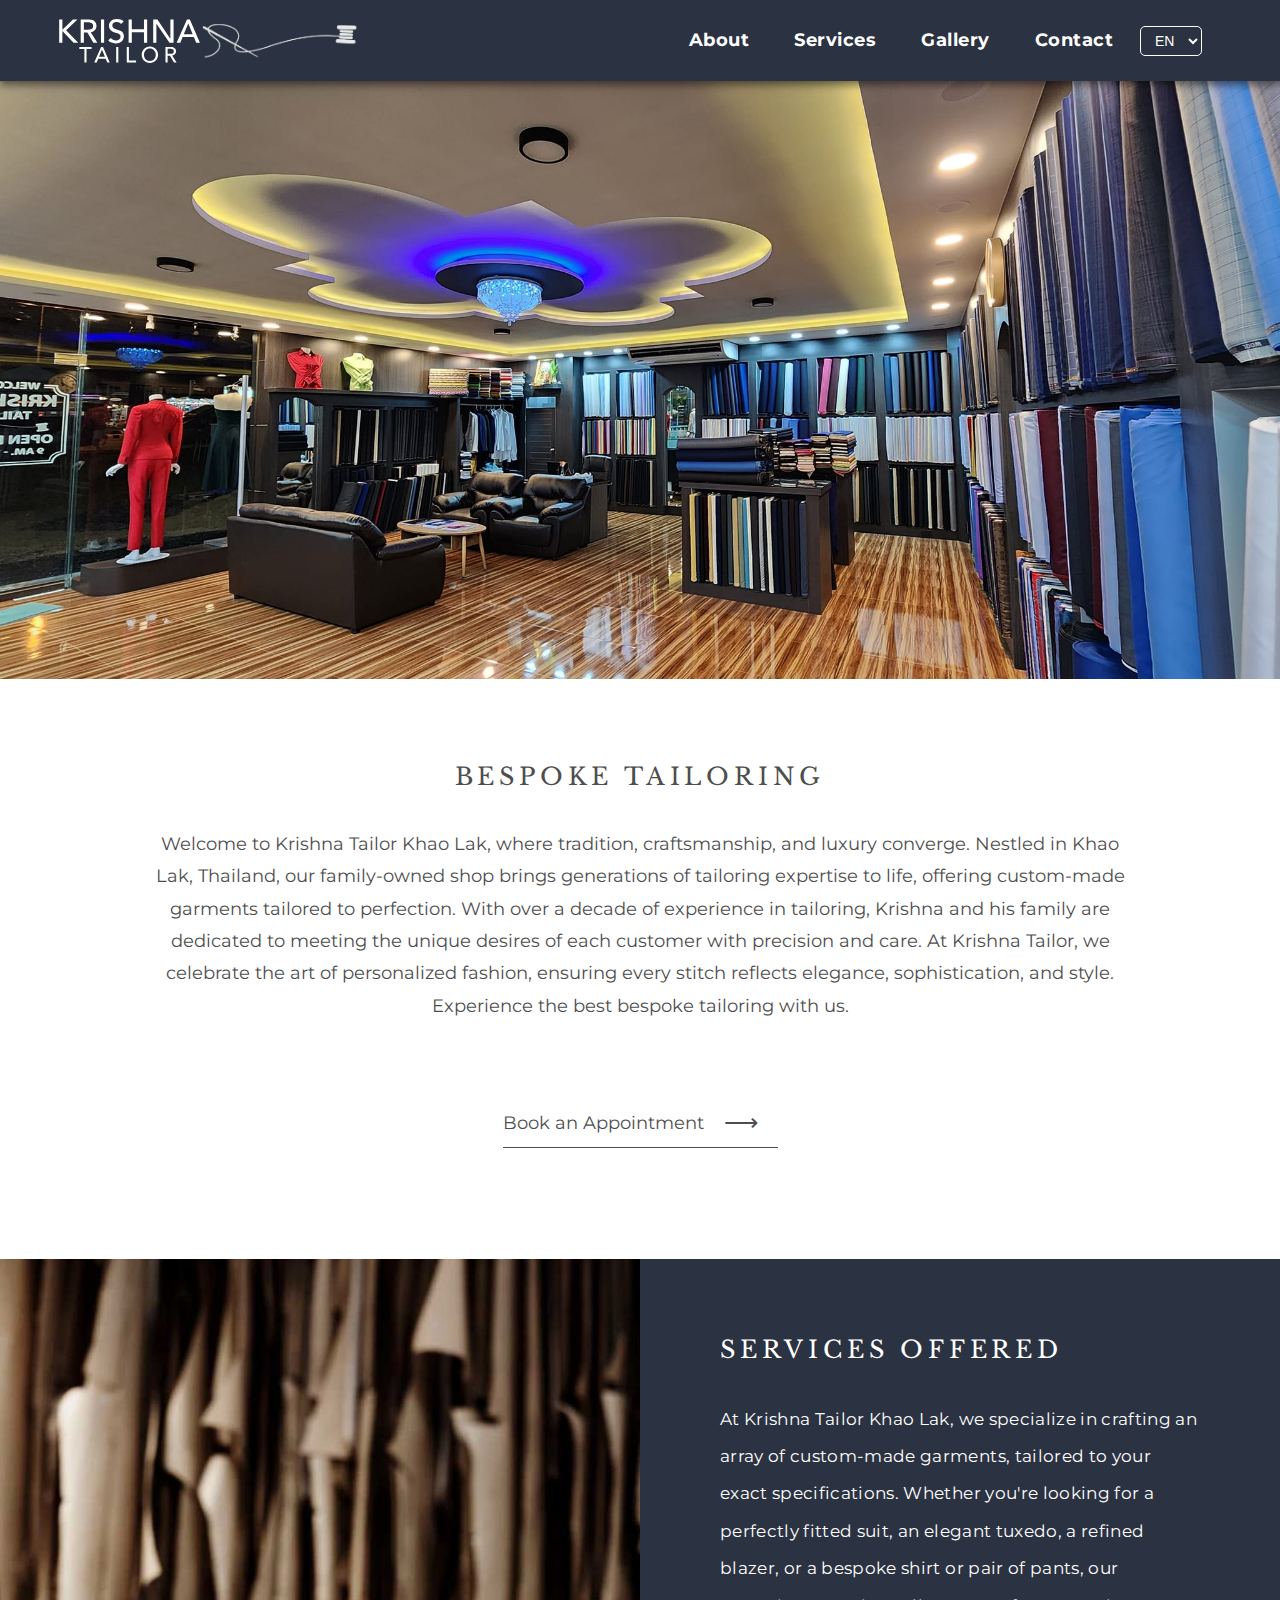
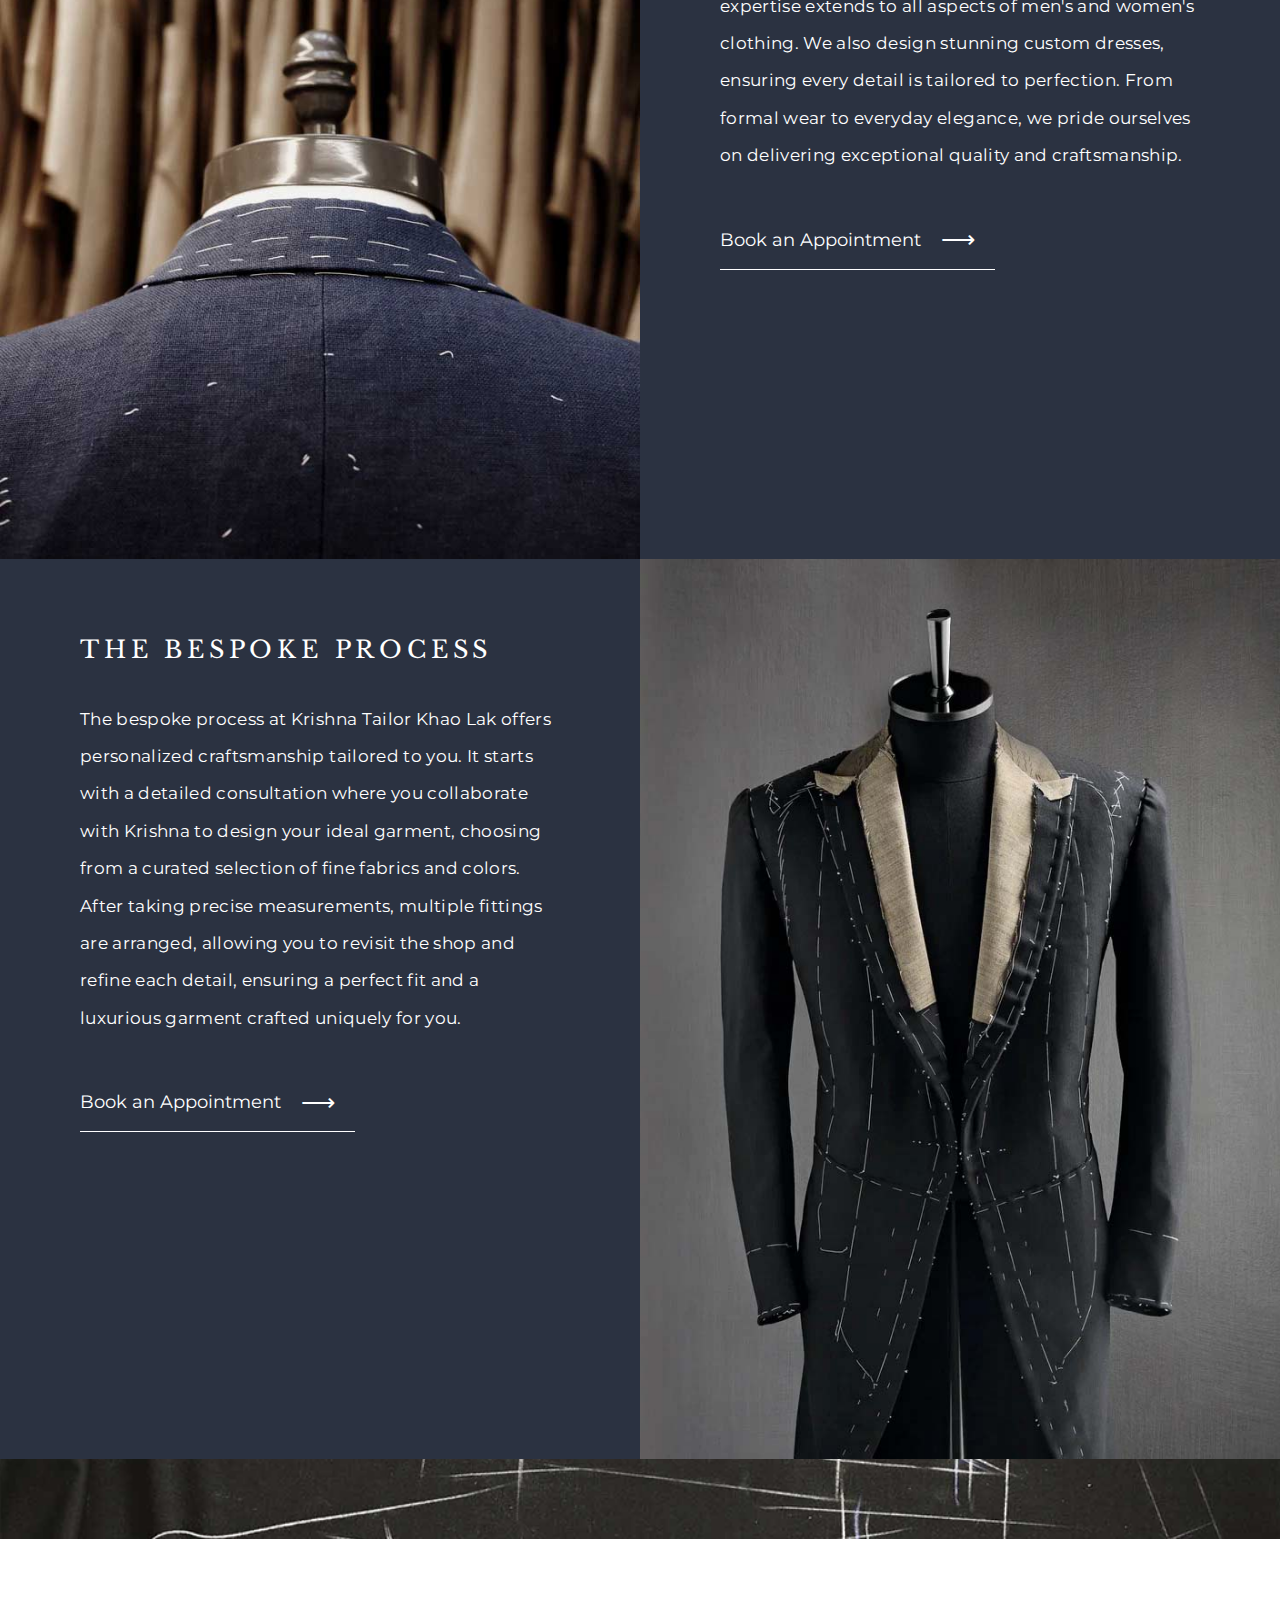
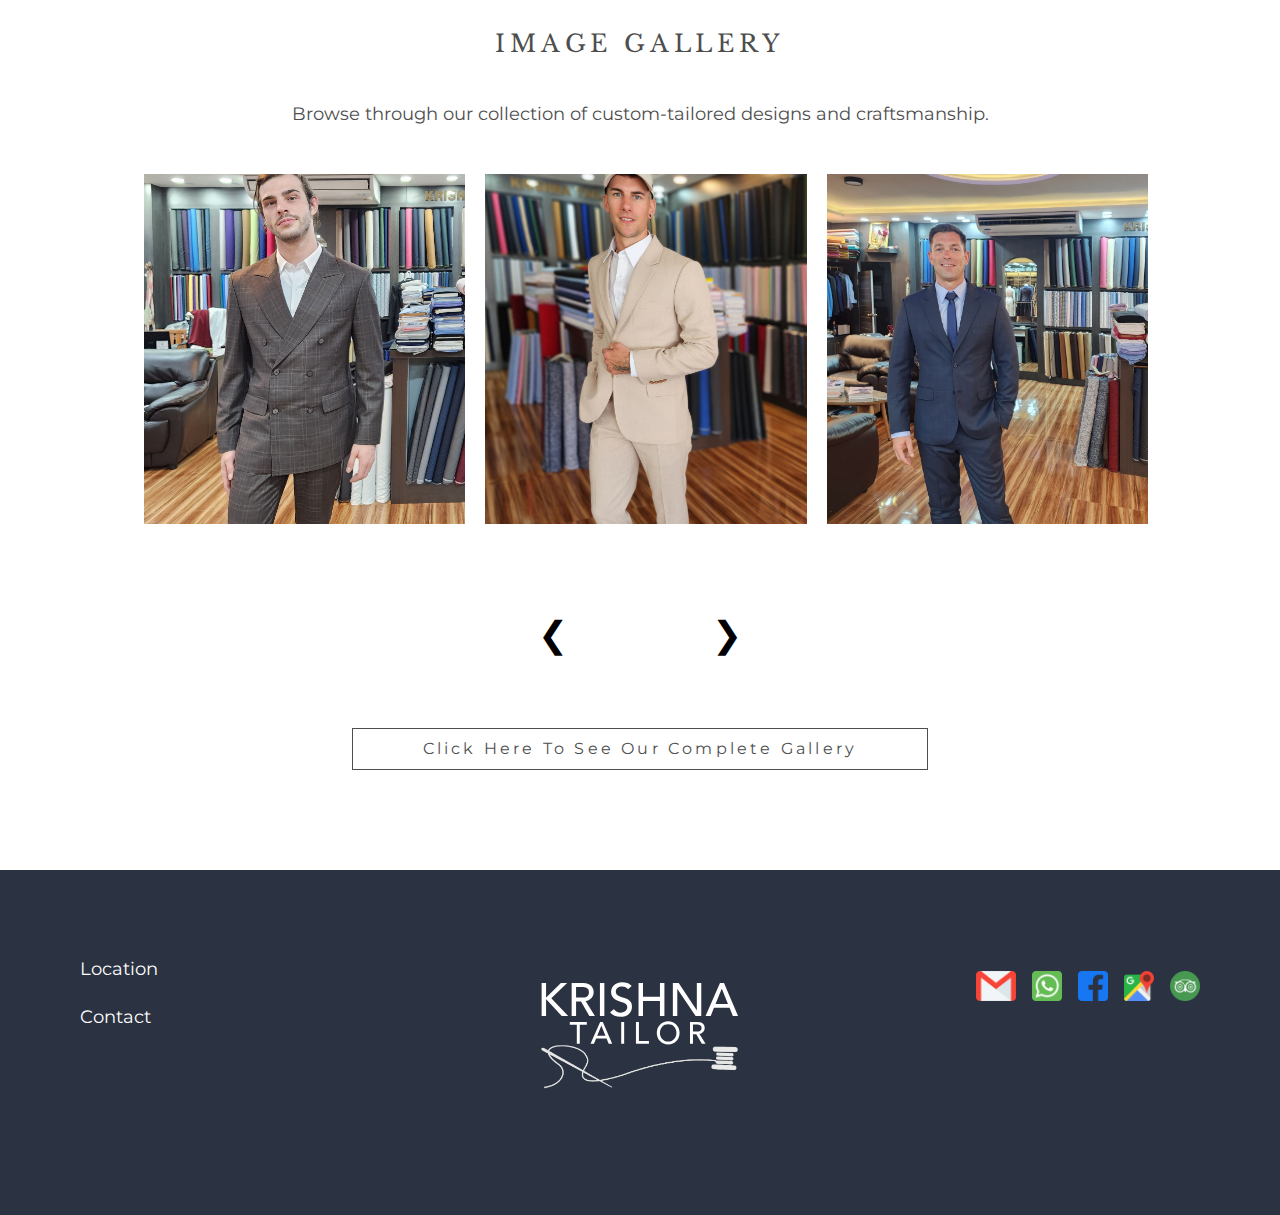
<file: index.html>
<!DOCTYPE html>
<html lang="en">
<head>
    <meta charset="UTF-8">
    <meta name="viewport" content="width=device-width, initial-scale=1.0">
    <link href="styles/index.css" rel="stylesheet" type="text/css" media="all">
    <title>Krishna Tailor Khao Lak</title>
    <link href="https://fonts.googleapis.com/css?family=Libre+Baskerville" rel="stylesheet">
    <link href='https://fonts.googleapis.com/css?family=Montserrat:light' rel='stylesheet' type='text/css'>
</head>
<body>
    <nav>
        <div class="nav-container">
            <img src="images/kirshna-logo-WHITE-with-thread-SIDE-white-old-font.svg" class="logo">
            <div class="nav-right">
                <ul class="nav-menu">
                    <li><a href="#bio" data-en="About" data-de="Über uns">About</a></li>
                    <li><a href="#services" data-en="Services" data-de="Dienstleistungen">Services</a></li>
                    <li><a href="gallery.html" data-en="Gallery" data-de="Galerie">Gallery</a></li>
                    <li><a href="#contact" data-en="Contact" data-de="Kontakt">Contact</a></li>
                </ul>
                <div>
                <div class="language-select">
                    <select id="language-selector">
                        <option value="en">EN</option>
                        <option value="de">DE</option>
                    </select>
                </div>
            </div>
            <div class="hamburger">
                <span></span>
                <span></span>
                <span></span>
            </div>
            </div>
        </div>
    </nav>


        <img id="top" src="./images/325459592_554516993368490_6342167407779031405_n.jpg" alt="Krishna Tailor Khaolak Thailand">
    

    <!-- <main> -->
        <section id="bio">
            <br />
            <h2 data-en="BESPOKE TAILORING" data-de="Krishna Tailor Khao Lak">BESPOKE TAILORING</h2>
            <p data-en="Welcome to Krishna Tailor Khao Lak, where tradition, craftsmanship, and luxury converge. Nestled in Khao Lak, Thailand, our family-owned shop brings generations of tailoring expertise to life, offering custom-made garments tailored to perfection. With over a decade of experience in tailoring, Krishna and his family are dedicated to meeting the unique desires of each customer with precision and care. At Krishna Tailor, we celebrate the art of personalized fashion, ensuring every stitch reflects elegance, sophistication, and style. Experience the best bespoke tailoring with us."
               data-de="Willkommen bei Krishna Tailor Khao Lak, wo Tradition, Handwerkskunst und Luxus aufeinandertreffen. Im Herzen von Khao Lak, Thailand, erweckt unser familiengeführtes Geschäft Generationen von Schneiderkunst zum Leben und bietet maßgeschneiderte Kleidung, die perfekt angepasst wird. Mit über einem Jahrzehnt Erfahrung im Schneiderhandwerk widmen sich Krishna und seine Familie mit Präzision und Sorgfalt den individuellen Wünschen jedes Kunden. Bei Krishna Tailor feiern wir die Kunst der persönlichen Mode, bei der jeder Stich Eleganz, Raffinesse und Stil verkörpert. Erleben Sie das Beste an maßgeschneidertem Schneiderhandwerk bei uns.">
               Welcome to Krishna Tailor Khao Lak, where tradition, craftsmanship, and luxury converge. Nestled in Khao Lak, Thailand, our family-owned shop brings generations of tailoring expertise to life, offering custom-made garments tailored to perfection. With over a decade of experience in tailoring, Krishna and his family are dedicated to meeting the unique desires of each customer with precision and care. At Krishna Tailor, we celebrate the art of personalized fashion, ensuring every stitch reflects elegance, sophistication, and style. Experience the best bespoke tailoring with us.
            </p>
            <br />
            <br />
            <p>
                <a class='book' href="https://wa.me/66805364976" style="border-bottom: 1px solid rgba(78, 78, 78, 1) !important;"><span data-en="Book an Appointment" data-de="Termin Vereinbaren">Book an Appointment</span><span style="font-size: 24px;">&#10230;</span> </a>
            </p>
            <br />
            <br />

        </section>
        
        <section id="services">
            <img src="images/Working-Jacket-Back-square.jpg" class="img-small">
            <img src="images/Working-Jacket-Back.jpg" class="img-big">
            <div class="content">
                <h2 data-en="Services Offered" data-de="Unser Service">Services Offered</h2>
                <p data-en="At Krishna Tailor Khao Lak, we specialize in crafting an array of custom-made garments, tailored to your exact specifications. Whether you're looking for a perfectly fitted suit, an elegant tuxedo, a refined blazer, or a bespoke shirt or pair of pants, our expertise extends to all aspects of men's and women's clothing. We also design stunning custom dresses, ensuring every detail is tailored to perfection. From formal wear to everyday elegance, we pride ourselves on delivering exceptional quality and craftsmanship."
                   data-de="Bei Krishna Tailor Khao Lak sind wir auf maßgeschneiderte Kleidung spezialisiert, die genau nach Ihren Wünschen gefertigt wird. Ob perfekt sitzender Anzug, eleganter Smoking, raffinierter Blazer oder Hemd – unsere Expertise umfasst Herren- und Damenbekleidung. Wir entwerfen auch wunderschöne Kleider, bei denen jedes Detail perfekt abgestimmt ist. Von festlicher Kleidung bis zur Alltagseleganz: Wir legen großen Wert auf höchste Qualität und Handwerkskunst.">
                   At Krishna Tailor Khao Lak, we specialize in crafting an array of custom-made garments, tailored to your exact specifications. Whether you're looking for a perfectly fitted suit, an elegant tuxedo, a refined blazer, or a bespoke shirt or pair of pants, our expertise extends to all aspects of men's and women's clothing. We also design stunning custom dresses, ensuring every detail is tailored to perfection. From formal wear to everyday elegance, we pride ourselves on delivering exceptional quality and craftsmanship.
                </p>
                <br />
                <a class='book' href="https://wa.me/66805364976"><span data-en="Book an Appointment" data-de="Termin Vereinbaren">Book an Appointment</span><span style="font-size: 24px;">&#10230;</span></a>
            </div>
        </section>
        
        <section id="process">
            <img src="images/tailor-cutting-short.jpg" class="img-small">
            <div class="content">
                <h2 data-en="The Bespoke Process" data-de="Der Prozess">The Bespoke Process</h2>
                <p data-en="The bespoke process at Krishna Tailor Khao Lak offers personalized craftsmanship tailored to you. It starts with a detailed consultation where you collaborate with Krishna to design your ideal garment, choosing from a curated selection of fine fabrics and colors. After taking precise measurements, multiple fittings are arranged, allowing you to revisit the shop and refine each detail, ensuring a perfect fit and a luxurious garment crafted uniquely for you."
                   data-de="Der maßgeschneiderte Prozess bei Krishna Tailor Khao Lak bietet Ihnen persönliche Handwerkskunst. Es beginnt mit einer Beratung, in der Sie mit Krishna Ihr ideales Kleidungsstück entwerfen und aus einer feinen Stoffauswahl wählen. Nach einer präzisen Vermessung folgen mehrere Anproben, bei denen Sie jedes Detail anpassen können. So entsteht ein perfekt sitzendes, luxuriöses und einzigartiges Kleidungsstück.">
                   The bespoke process at Krishna Tailor Khao Lak offers personalized craftsmanship tailored to you. It starts with a detailed consultation where you collaborate with Krishna to design your ideal garment, choosing from a curated selection of fine fabrics and colors. After taking precise measurements, multiple fittings are arranged, allowing you to revisit the shop and refine each detail, ensuring a perfect fit and a luxurious garment crafted uniquely for you.
                </p>
                <br />
                <a class='book' href="https://wa.me/66805364976"><span data-en="Book an Appointment" data-de="Termin Vereinbaren">Book an Appointment</span><span style="font-size: 24px;">&#10230;</span></a>
            </div>
            <img src="images/coat-front.jpg" class="img-big">
        </section>     
            <img src="images/Drawing-1033wx200h.png" id="drawing">

    <section id="gallery_section">
        <br />
        <br />
        <div id="gallery">
            <h2 data-en="Image Gallery" data-de="Bildergalerie">Our Work</h2>
            <p data-en="Browse through our collection of custom-tailored designs and craftsmanship." data-de="Durchstöbern Sie unsere Sammlung maßgeschneiderter Designs und Handwerkskunst.">Browse through our collection of custom-tailored designs and craftsmanship.</p>
            <div class="carousel">
                <img src="./Krishna_photos/Scanned_20240716-1207-11 copy.jpg" alt="Gallery Image 1" class="carousel-img">
                <img src="./Krishna_photos/Scanned_20240716-1217-20 copy.jpg" alt="Gallery Image 2" class="carousel-img">
                <img src="./Krishna_photos/Scanned_20240716-1217-74 copy.jpg" alt="Gallery Image 18" class="carousel-img">
                <img src="./Krishna_photos/Scanned_20240716-1207-34 copy.jpg" alt="Gallery Image 3" class="carousel-img">
                <img src="./Krishna_photos/Scanned_20240716-1217-35 copy.jpg" alt="Gallery Image 4" class="carousel-img">
                <img src="./Krishna_photos/Scanned_20240716-1207-39 copy.jpg" alt="Gallery Image 5" class="carousel-img">
                <img src="./Krishna_photos/Scanned_20240716-1217-40 copy.jpg" alt="Gallery Image 6" class="carousel-img">
                <img src="./Krishna_photos/Scanned_20240716-1207-53 copy.jpg" alt="Gallery Image 7" class="carousel-img">
                <img src="./Krishna_photos/Scanned_20240716-1217-55 copy.jpg" alt="Gallery Image 8" class="carousel-img">
                <img src="./Krishna_photos/Scanned_20240716-1207-74 copy.jpg" alt="Gallery Image 9" class="carousel-img">
                <img src="./Krishna_photos/Scanned_20240716-1217-11 copy.jpg" alt="Gallery Image 10" class="carousel-img">
                <img src="./Krishna_photos/Scanned_20240716-1217-18 copy.jpg" alt="Gallery Image 11" class="carousel-img">
                <img src="./Krishna_photos/Scanned_20240716-1217-22 copy.jpg" alt="Gallery Image 12" class="carousel-img">
                <img src="./Krishna_photos/Scanned_20240716-1217-24 copy.jpg" alt="Gallery Image 14" class="carousel-img">
                <img src="./Krishna_photos/Scanned_20240716-1217-26 copy.jpg" alt="Gallery Image 15" class="carousel-img">
                <img src="./Krishna_photos/Scanned_20240716-1217-34 copy.jpg" alt="Gallery Image 16" class="carousel-img">
                <img src="./Krishna_photos/Scanned_20240716-1217-57 copy.jpg" alt="Gallery Image 17" class="carousel-img">
                <img src="./Krishna_photos/Scanned_20240716-1217-76 copy.jpg" alt="Gallery Image 19" class="carousel-img">
            </div>
            <div class="carousel-nav">
                <button id="prev">&#10094;</button>
                <button id="next">&#10095;</button>
            </div>
        </div>
        <div id="gallery_button">
            <a href="./gallery.html" data-en="Click Here To See Our Complete Gallery" data-de="Hier Klicken, Um Unsere Komplette Galerie Zu Sehen" style="text-decoration: none;">Click Here To See Our Complete Gallery</a> 
        </div>
    </section>

<!-- </main> -->

<footer id="contact">
    <div class="footer-contact" id="one">
        <a href="https://wa.me/66805364976" target="_blank"><img id="footer-contact" src="images/kirshna-logo-WHITE-with-thread-BELOW-old-font.svg"> </a>
    </div>
    <div class="footer-left">
        <a href="https://www.google.com/maps/dir//13,+Khukkhak,+14+Soi+Nang+Thong,+Tambon+Khuekkhak,+Takua+Pa+District,+Phang+Nga+82220,+Thailand/@8.6449626,98.1687745,12z/data=!4m8!4m7!1m0!1m5!1m1!1s0x3050efcaed1b1577:0x263d993995309224!2m2!1d98.2511764!2d8.6449714?entry=ttu&g_ep=EgoyMDI0MTAwNS4yIKXMDSoASAFQAw%3D%3D" target="_blank"><span>Location</span></a>
        <a href="https://wa.me/66805364976" target="_blank"><span>Contact</span></a>
    </div>
    <div class="footer-contact" id="two">
        <a href="https://wa.me/66805364976" target="_blank"><img id="footer-contact" src="images/kirshna-logo-WHITE-with-thread-BELOW-old-font.svg"> </a>
    </div>
    <div id="contact_links">
        <a href="mailto:krishnatailor.khaolak@gmail.com"><img src="./images/gmail_mail_logo_social_icon-512px.png" alt="Email Icon"></a>
        <a href="https://wa.me/66805364976" target="_blank"><img src="./images/386747_whatsapp_call_whats app_icon.png" alt="WhatsApp Icon"></a>
        <a href="https://www.facebook.com/people/Krishna-Tailor-Khao-Lak/100064055138855/" target="_blank"><img src="./images/5365678_fb_facebook_facebook logo_icon.png" alt="Facebook icon"></a>
        <a href="https://www.google.com/maps/dir//13,+Khukkhak,+14+Soi+Nang+Thong,+Tambon+Khuekkhak,+Takua+Pa+District,+Phang+Nga+82220,+Thailand/@8.6449626,98.1687745,12z/data=!4m8!4m7!1m0!1m5!1m1!1s0x3050efcaed1b1577:0x263d993995309224!2m2!1d98.2511764!2d8.6449714?entry=ttu&g_ep=EgoyMDI0MTAwNS4yIKXMDSoASAFQAw%3D%3D" target="_blank"><img src="./images/4975305_google_google map_location_location place_map_icon.png" alt="Maps Icon"></a>
        <a href="https://www.tripadvisor.com/Attraction_Review-g297914-d7804230-Reviews-Krishna_Tailor_Khao_Lak-Khao_Lak_Takua_Pa_Phang_Nga_Province.html" target="_blank"><img src="./images/287521_trip_advisor_icon.png" alt="TripAdvisor Icon"></a>
    </div>
</footer>


    <!-- Modal for enlarged images -->
    <div id="modal" class="modal">
        <span class="close">&times;</span>
        <img class="modal-content" id="modalImg">
    </div>

    <!-- JavaScript Functionality -->
    <script src="scripts/modal.js"></script>
    <script src="scripts/nav.js"></script>
    <script src="scripts/carousel.js"></script>
    <script src="scripts/toggleGerman.js"></script>
    
</body>
</html>
</file>
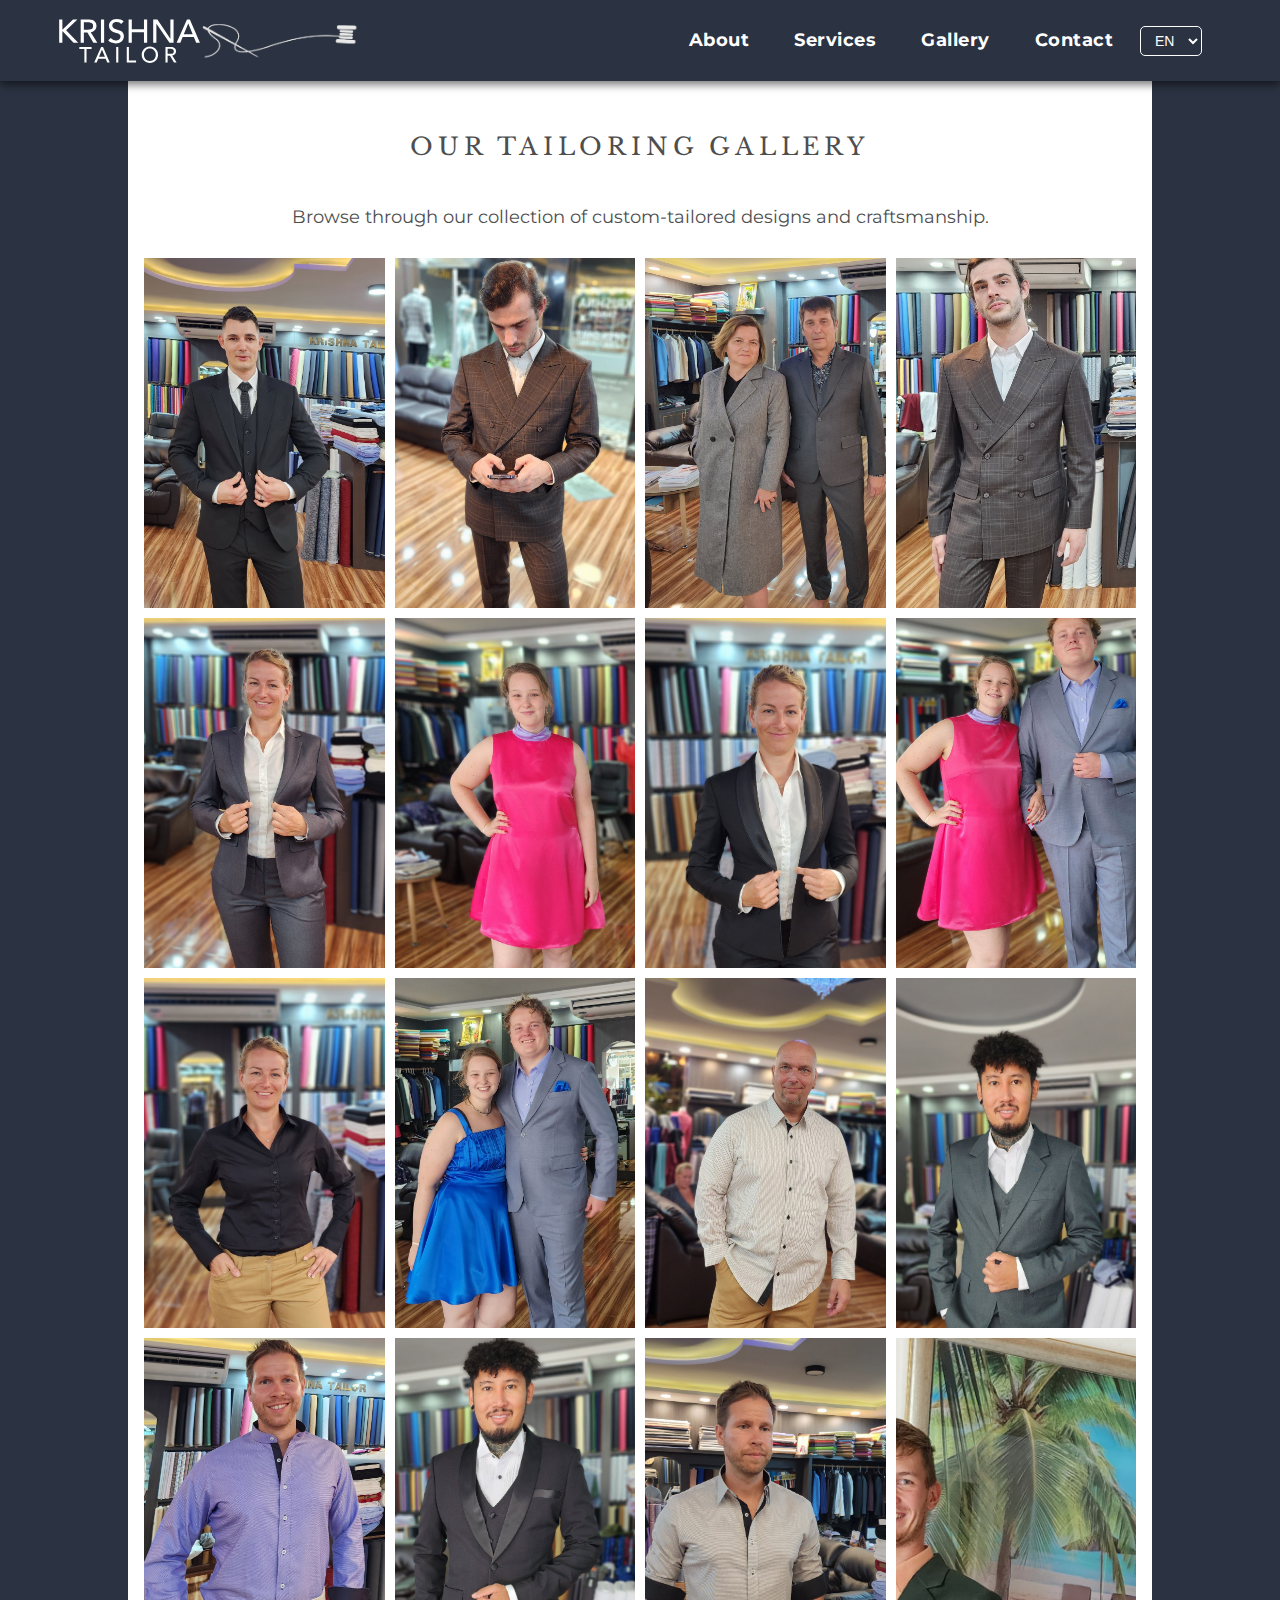
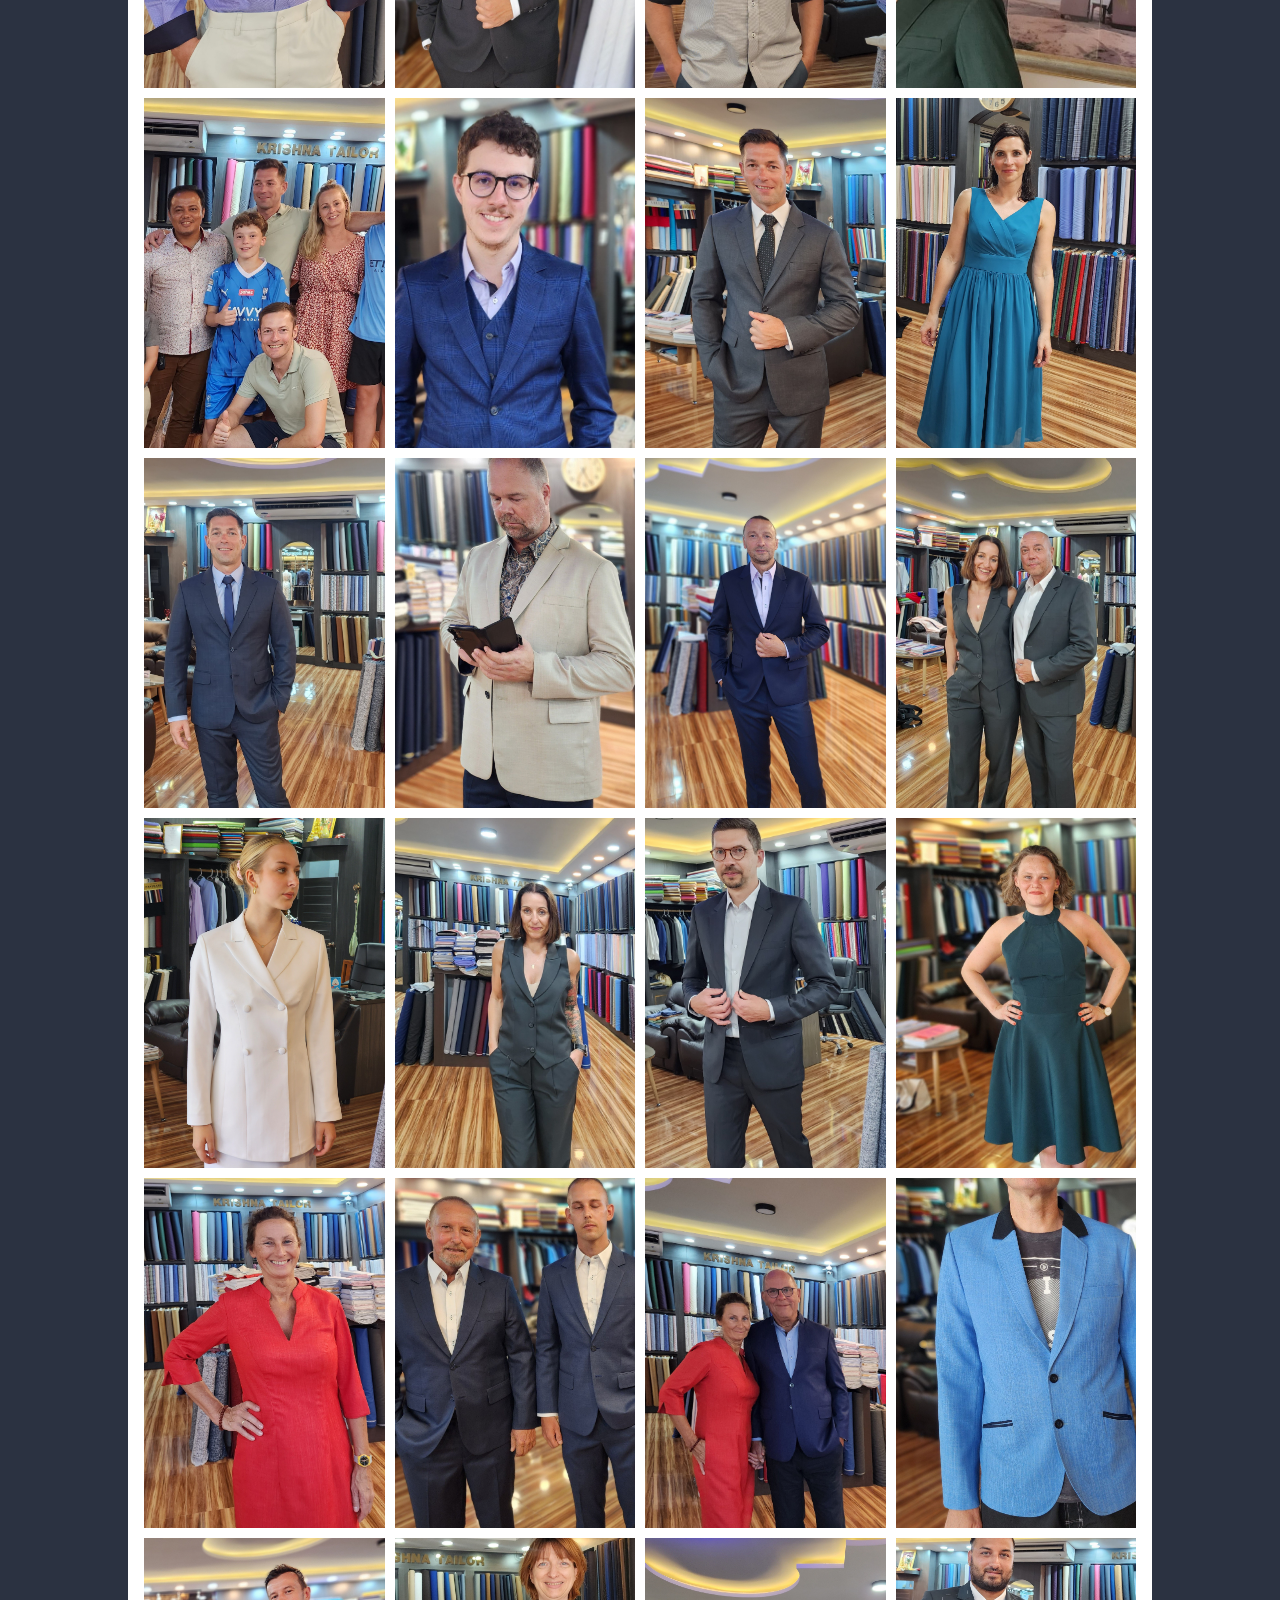
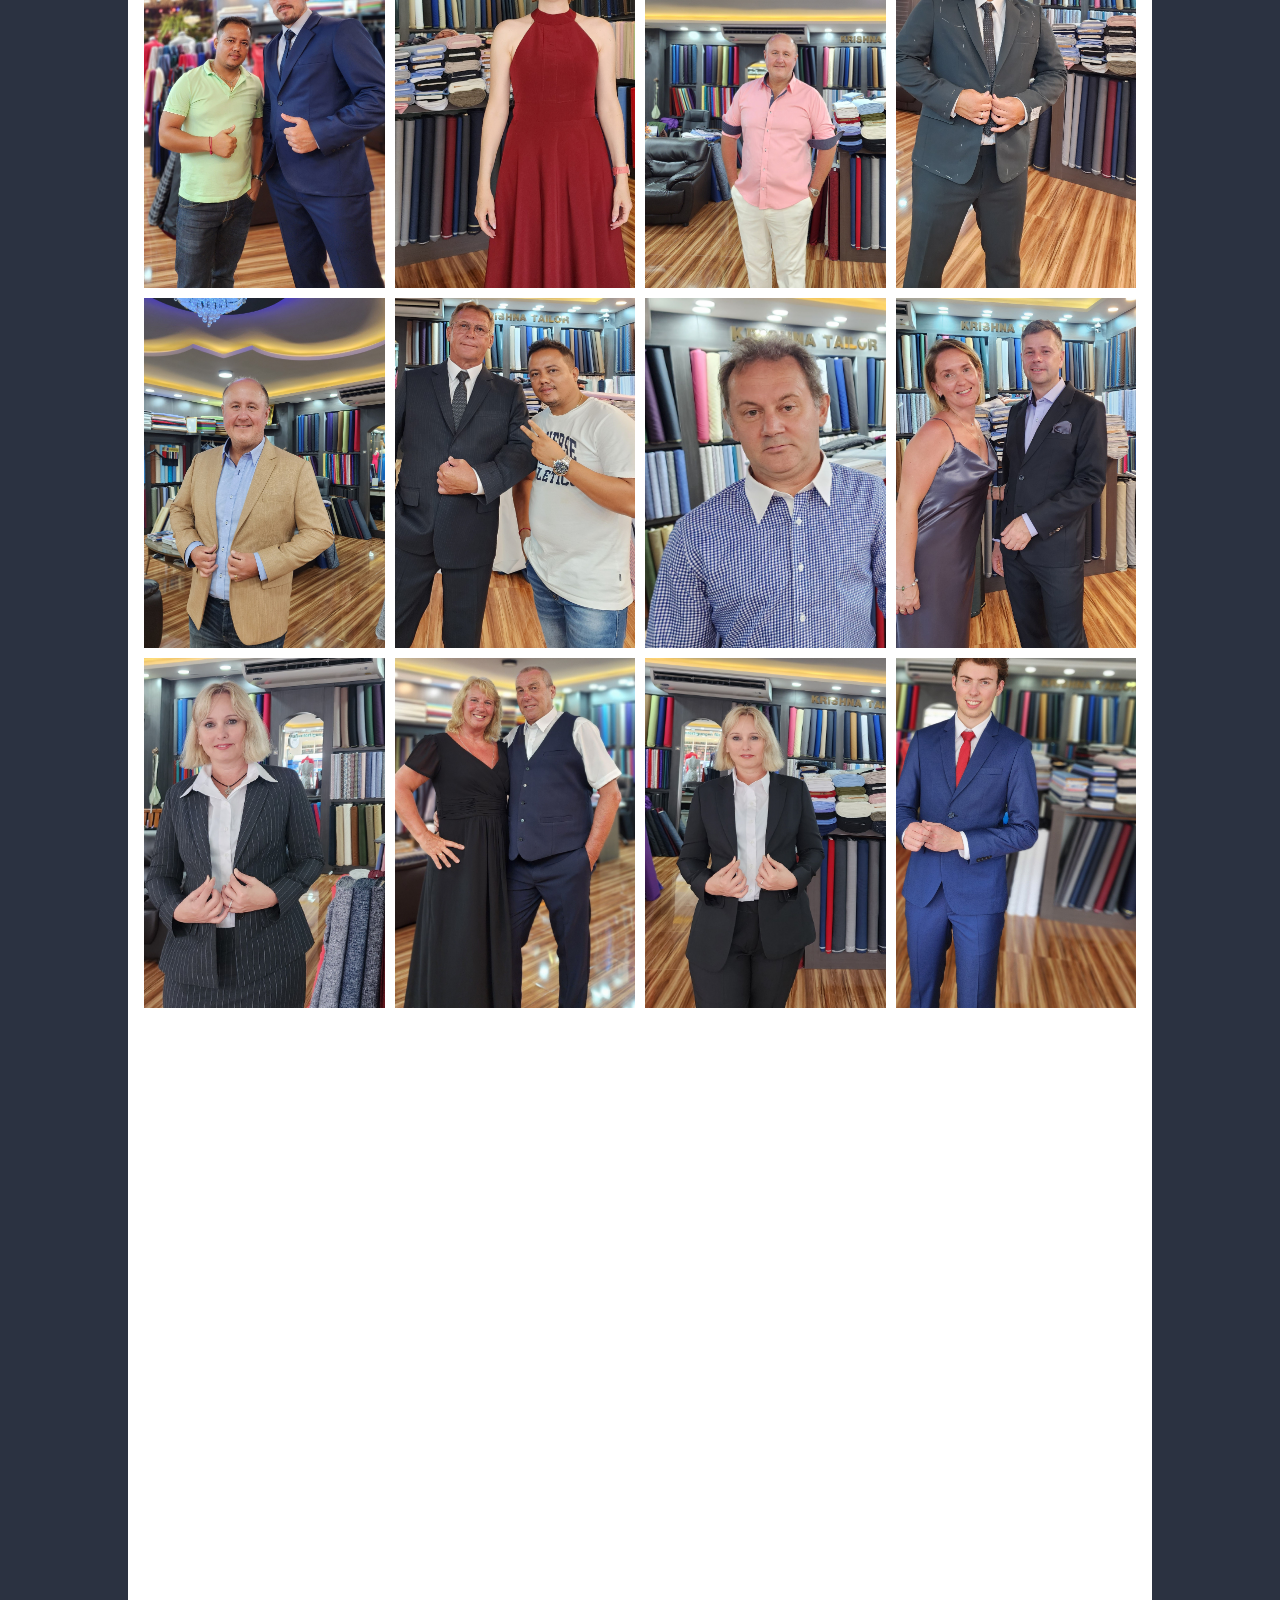
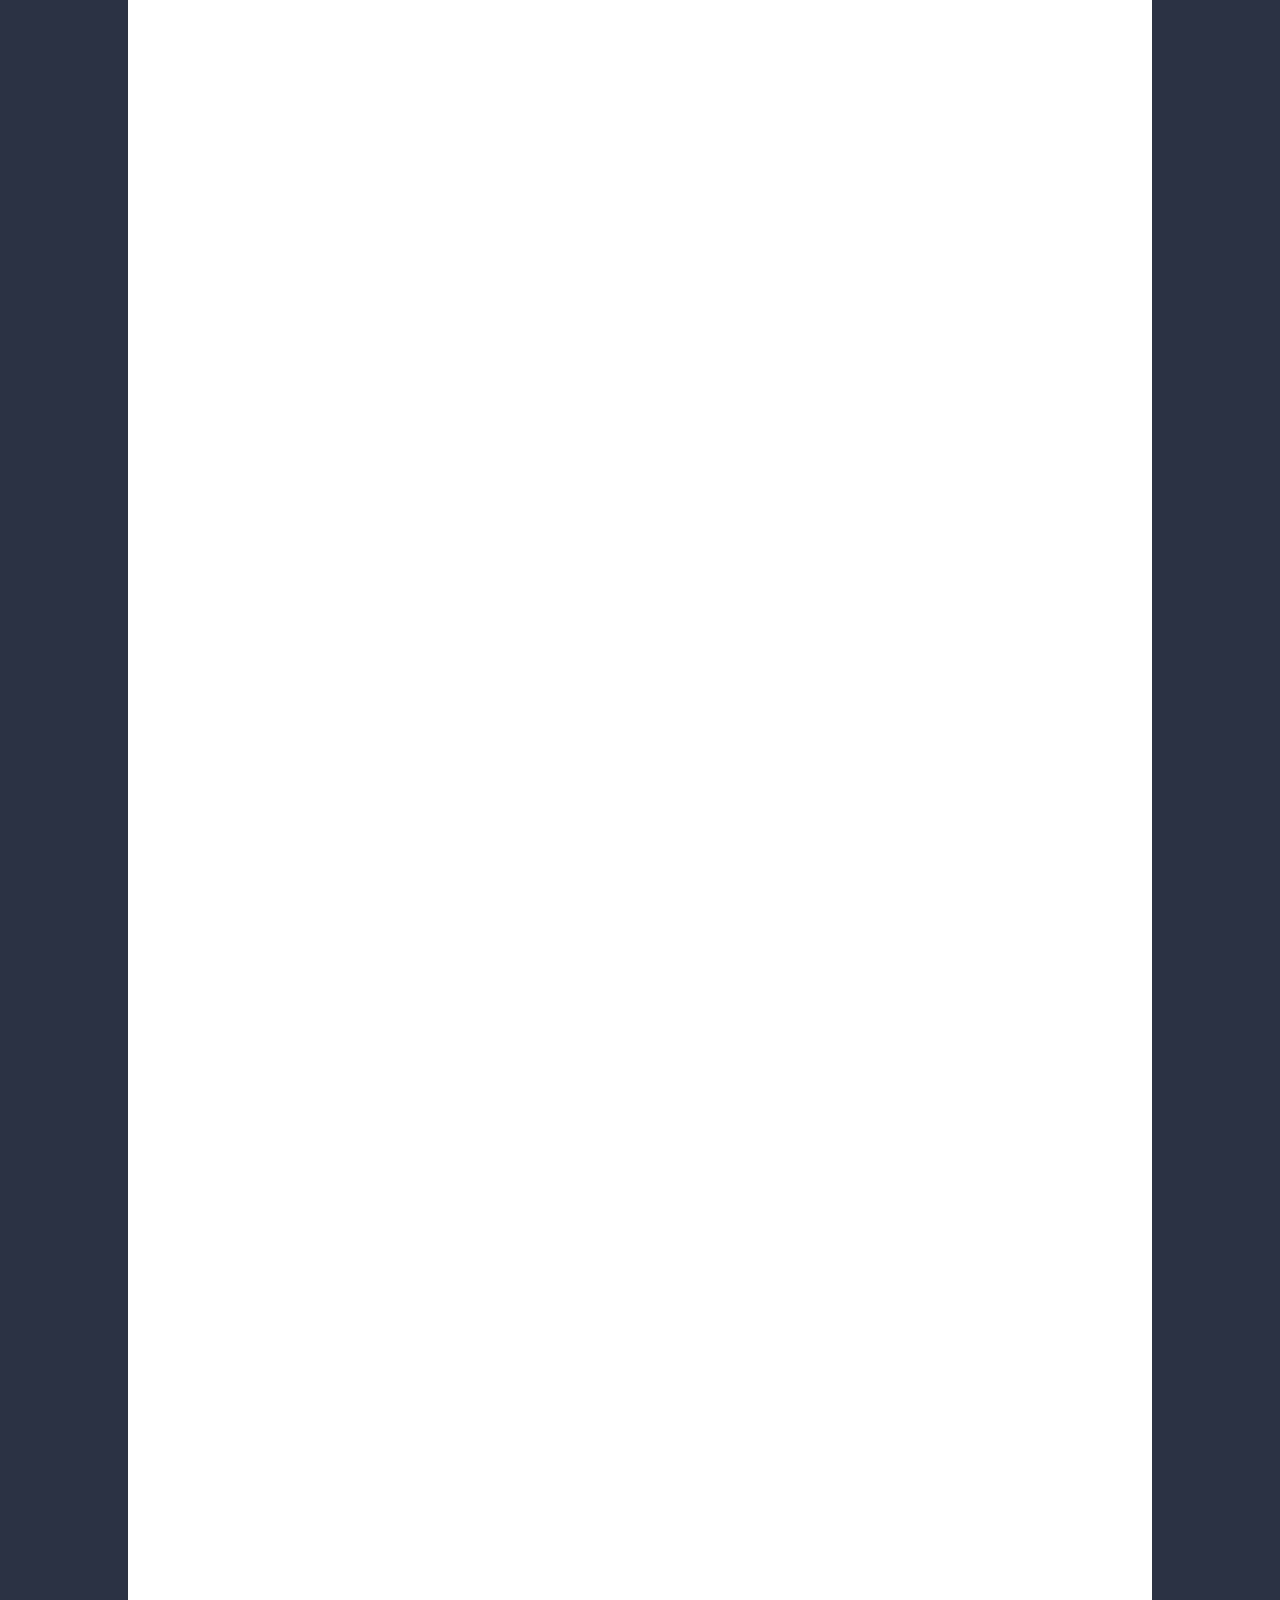
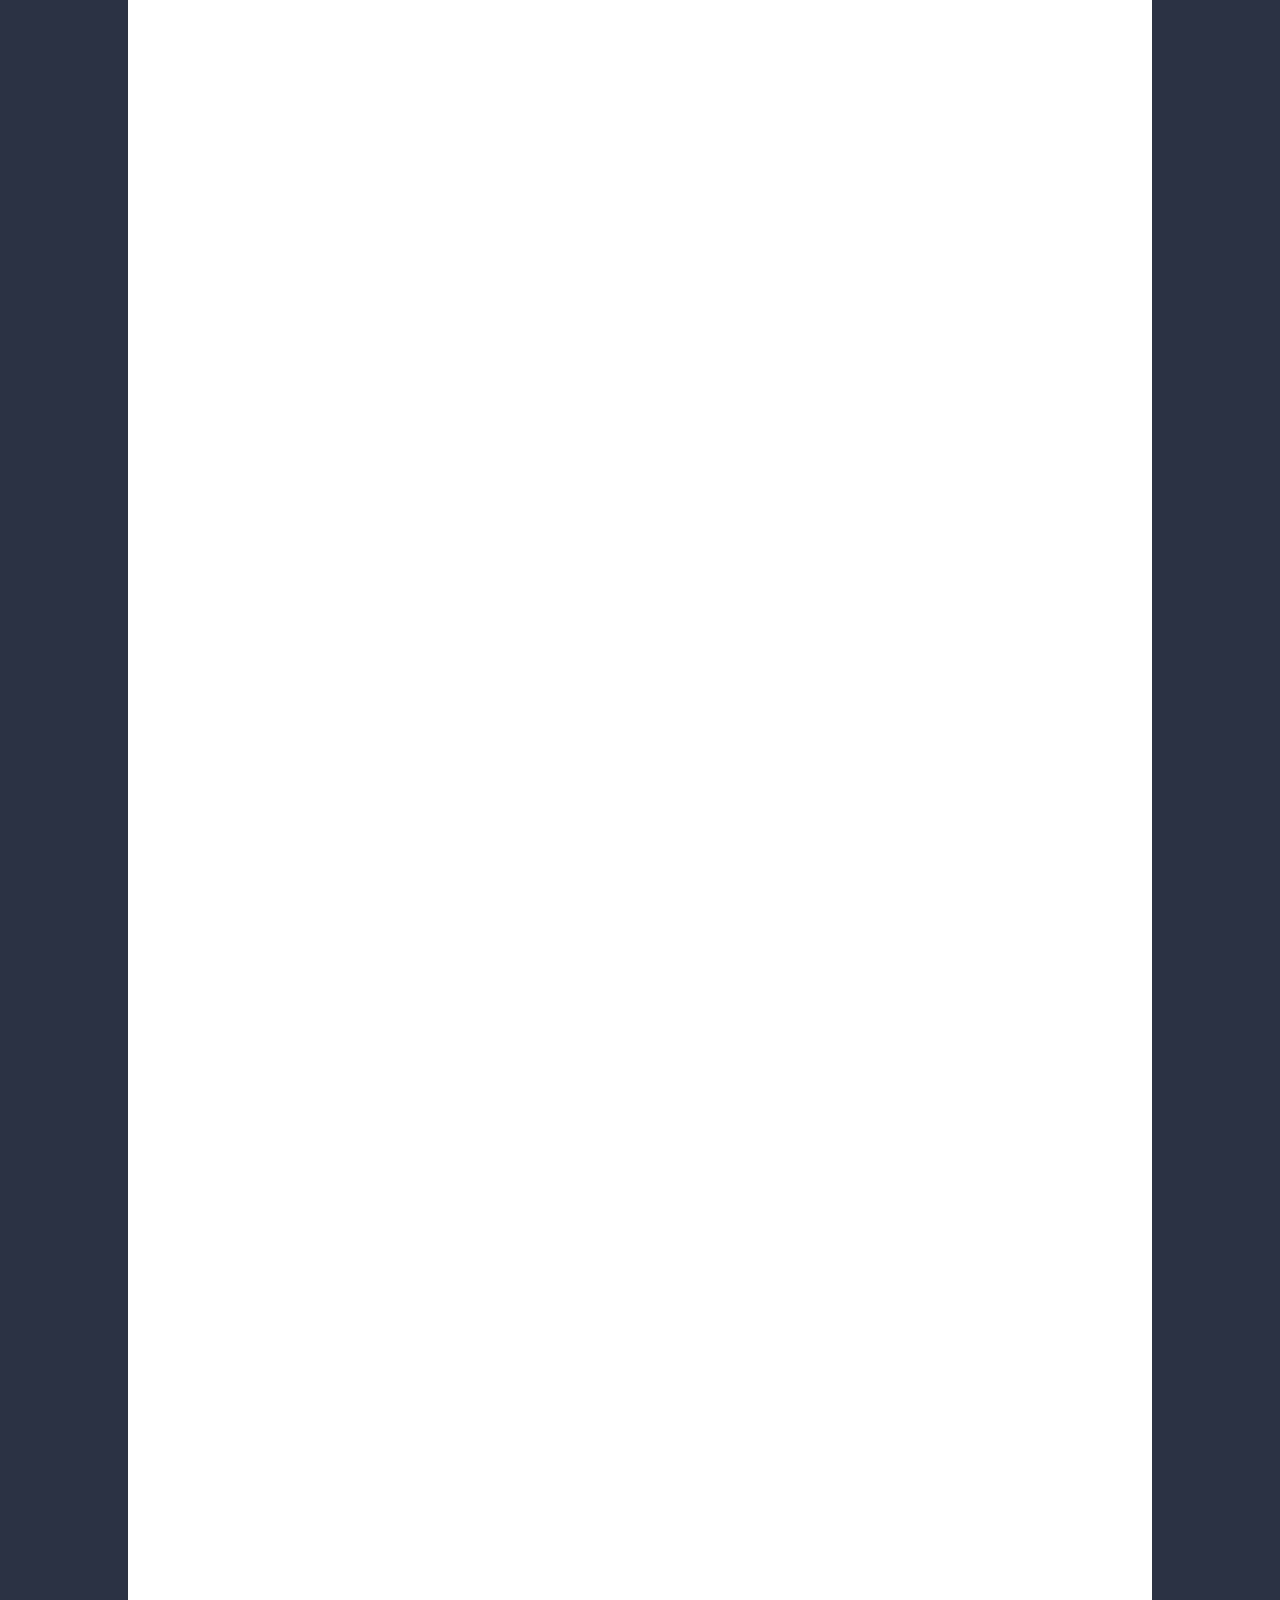
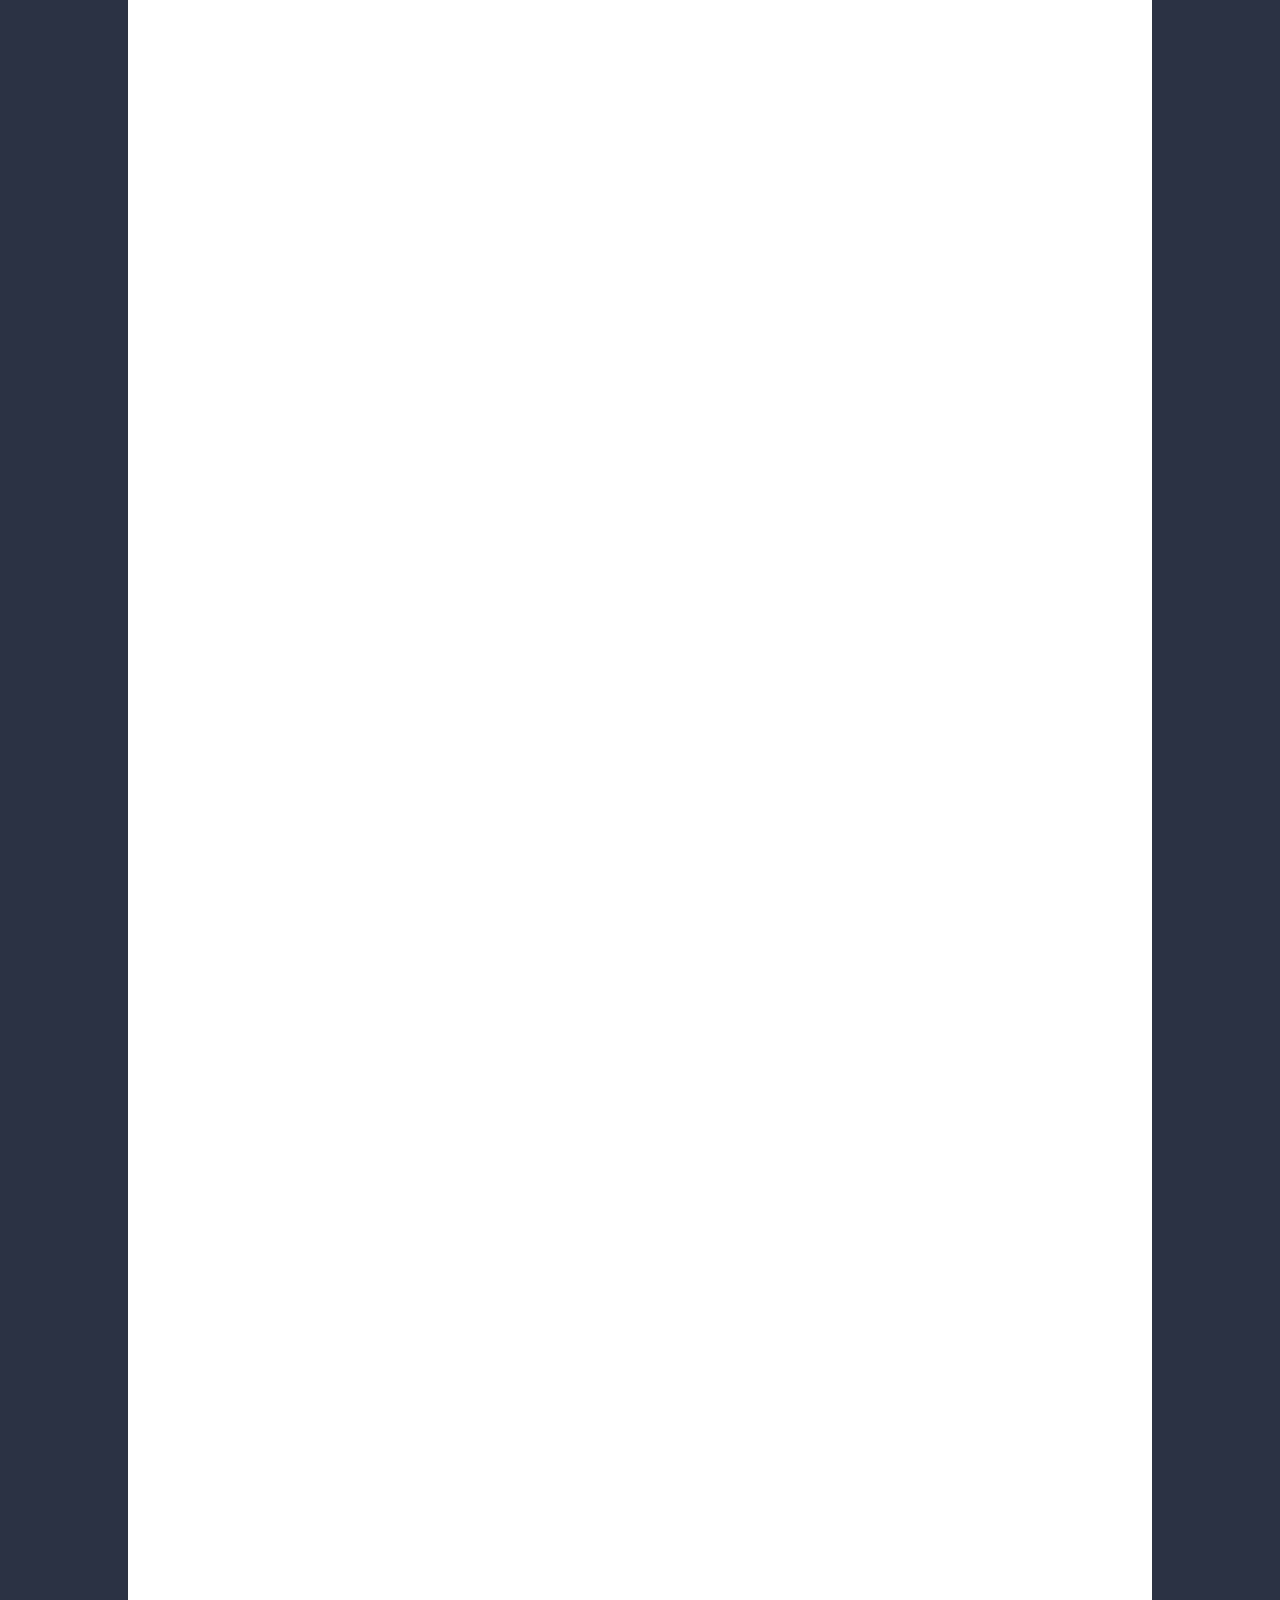
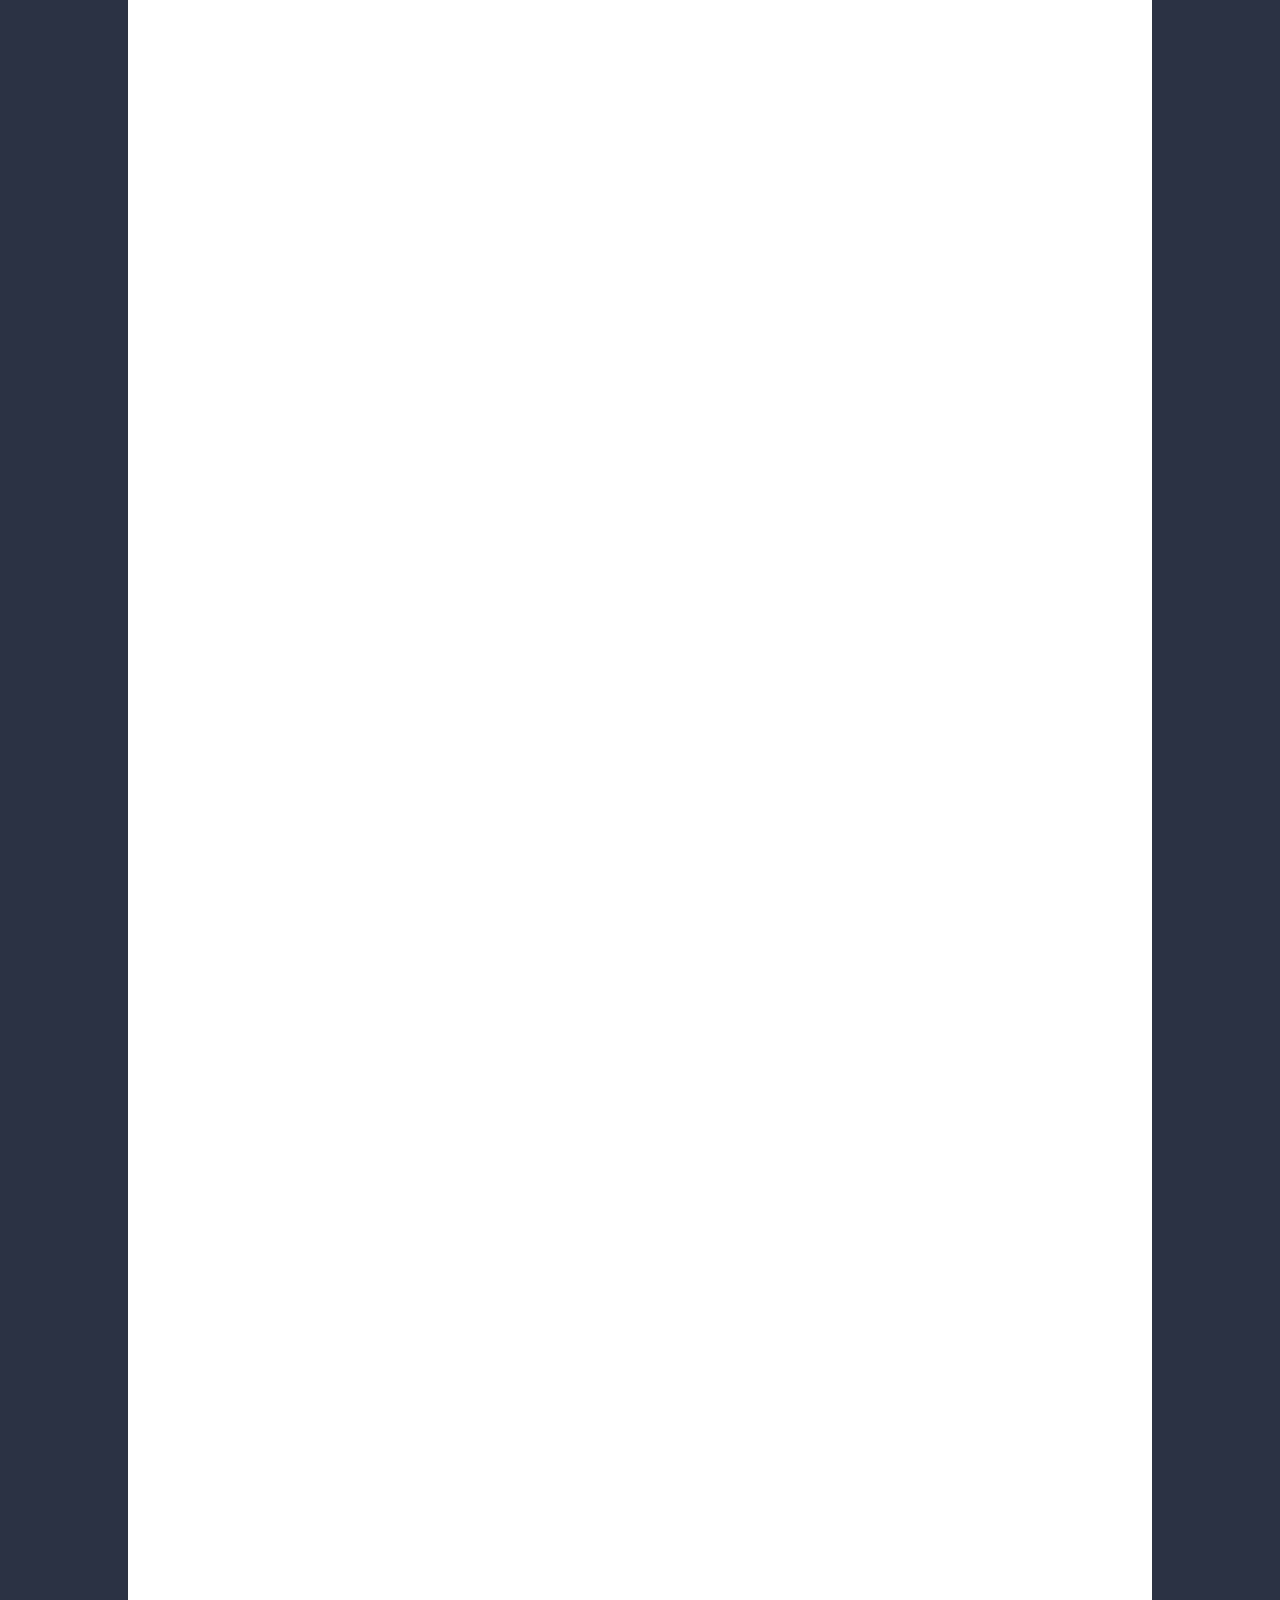
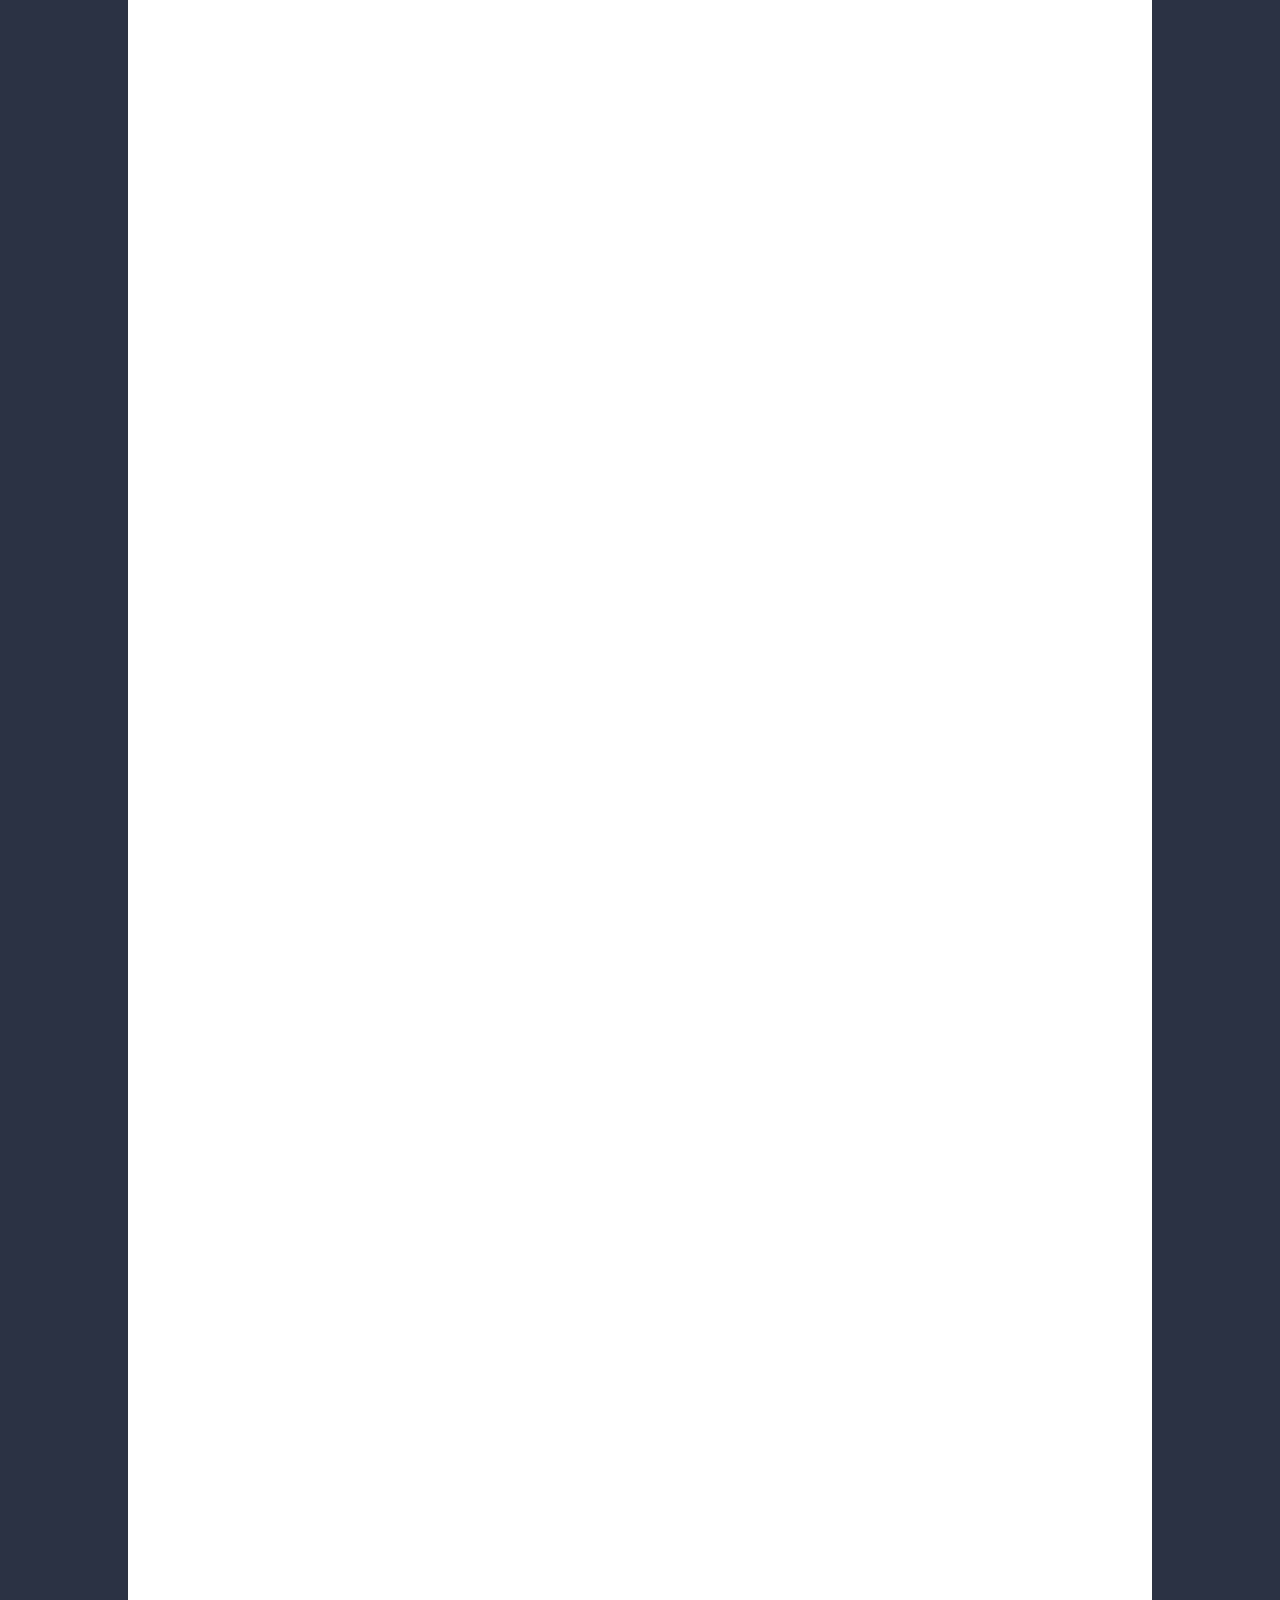
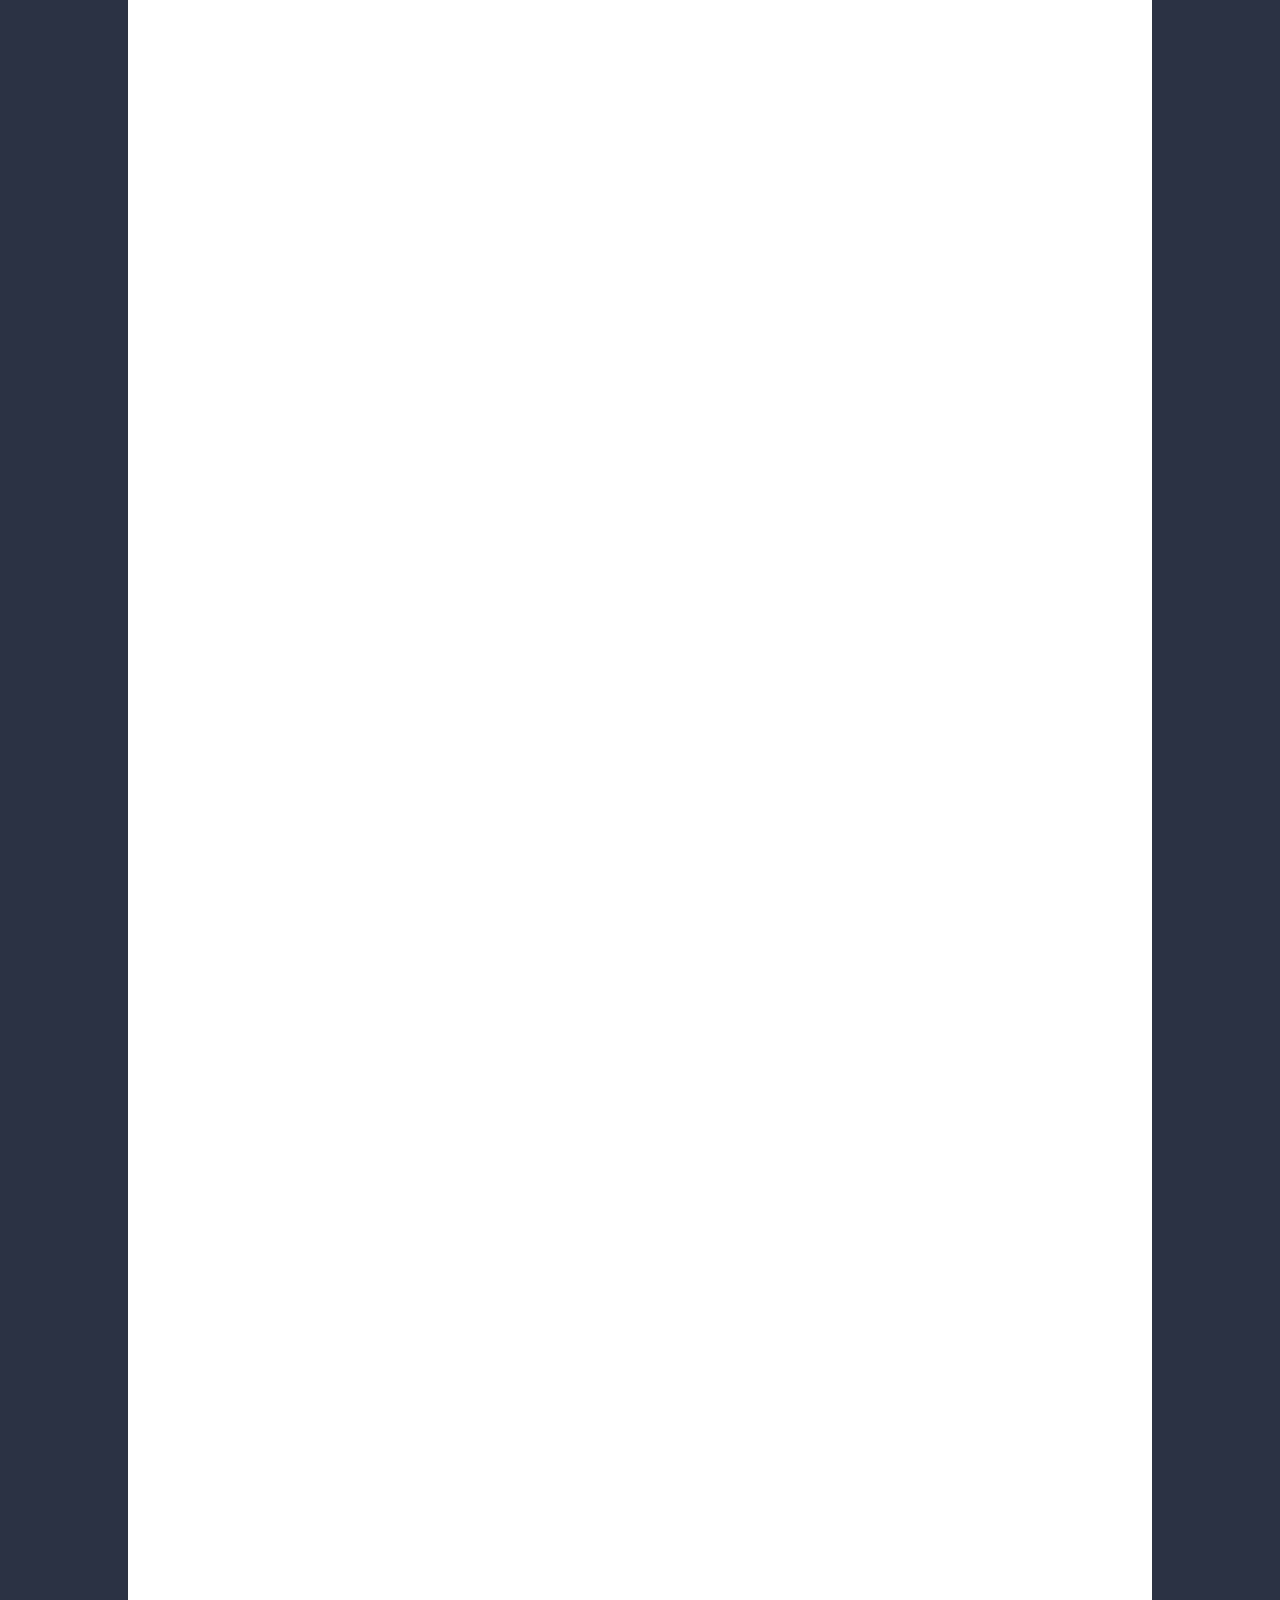
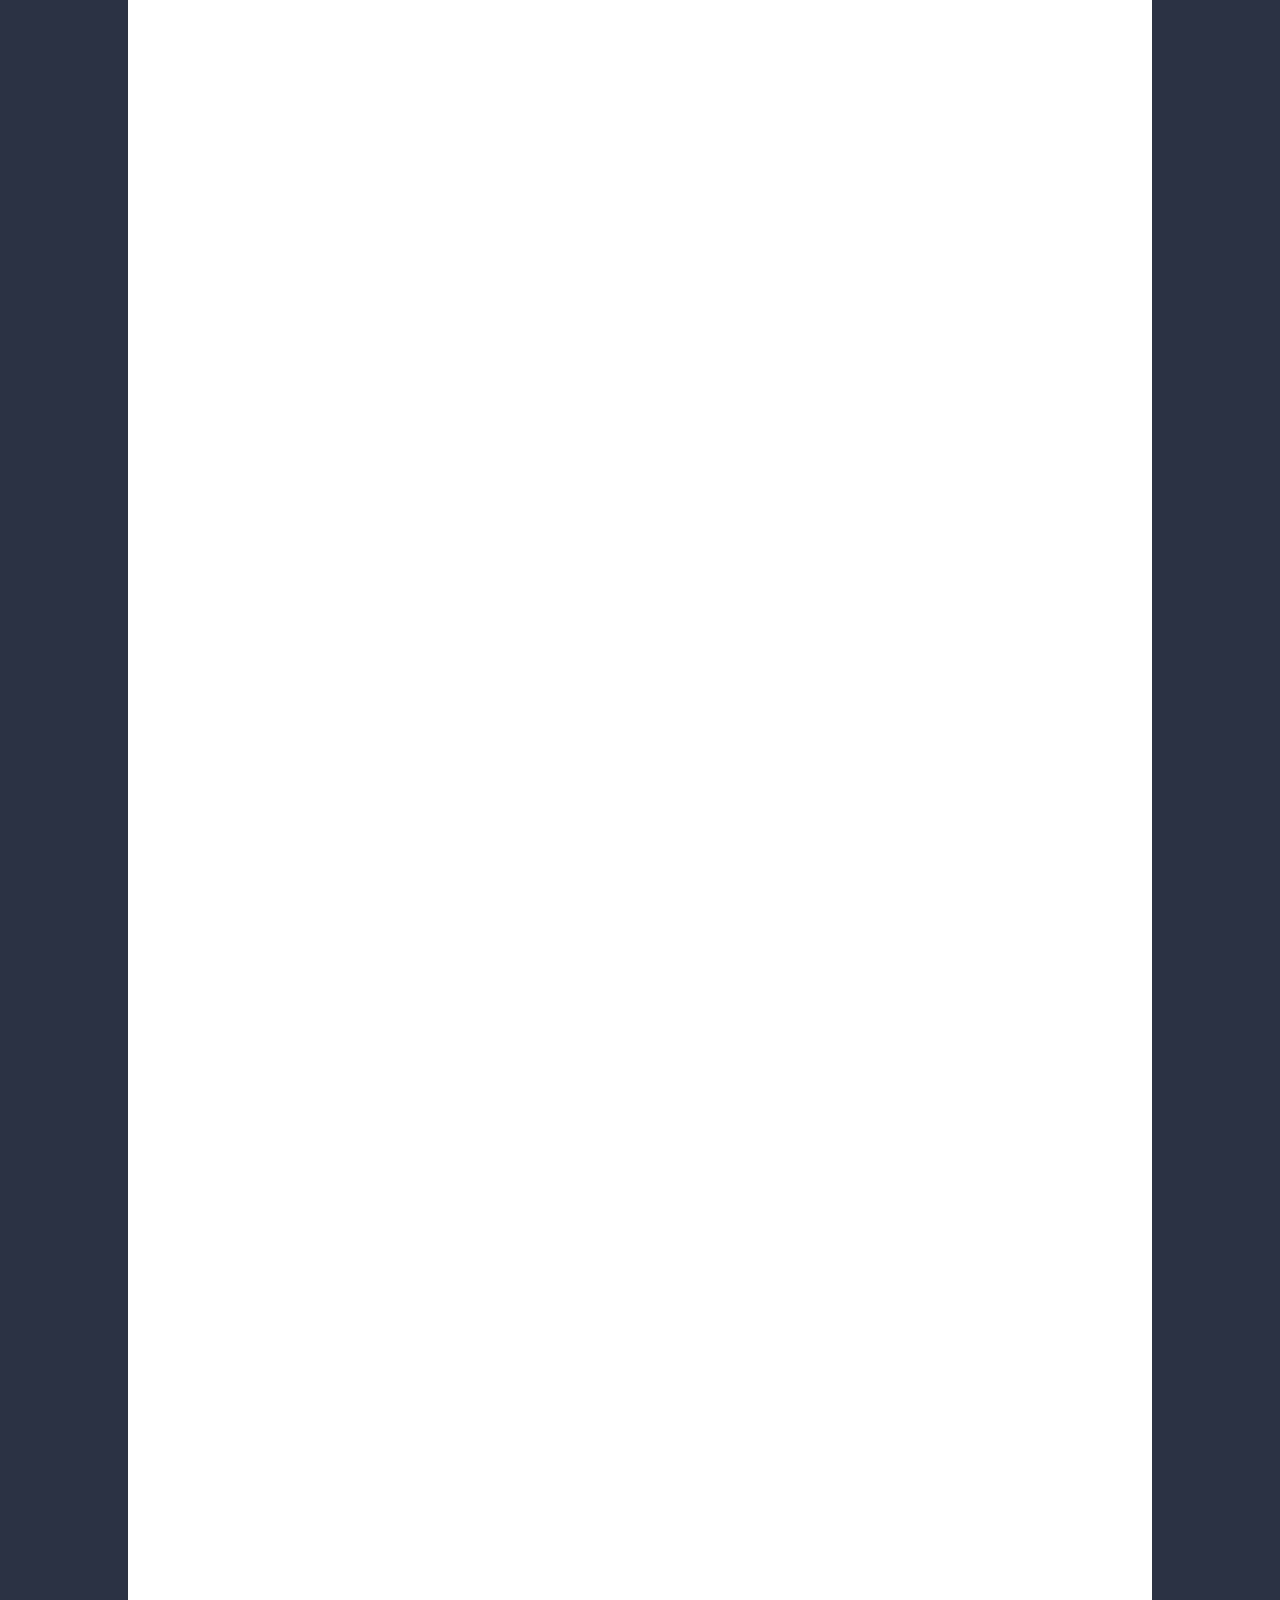
<file: gallery.html>
<!DOCTYPE html>
<html lang="en">
<head>
    <meta charset="UTF-8">
    <meta name="viewport" content="width=device-width, initial-scale=1.0">
    <link href="styles/index.css" rel="stylesheet" type="text/css" media="all">
    <title>Krishna Tailor Khao Lak - Gallery</title>
    <link href="https://fonts.googleapis.com/css?family=Libre+Baskerville" rel="stylesheet">
    <link href='http://fonts.googleapis.com/css?family=Montserrat:light' rel='stylesheet' type='text/css'>
</head>
<body>
    <!-- Navigation -->
    <nav>
        <div class="nav-container">
            <img src="images/kirshna-logo-WHITE-with-thread-SIDE-white-old-font.svg" class="logo">
            <div class="nav-right">
                <ul class="nav-menu">
                    <li><a href="index.html#bio" data-en="About" data-de="Über uns">About</a></li>
                    <li><a href="index.html#services" data-en="Services" data-de="Dienstleistungen">Services</a></li>
                    <li><a href="gallery.html" data-en="Gallery" data-de="Galerie">Gallery</a></li>
                    <li><a href="index.html#contact" data-en="Contact" data-de="Kontakt">Contact</a></li>
                </ul>
                <div>
                <div class="language-select">
                    <select id="language-selector">
                        <option value="en">EN</option>
                        <option value="de">DE</option>
                    </select>
                </div>
            </div>
            <div class="hamburger">
                <span></span>
                <span></span>
                <span></span>
            </div>
            </div>
        </div>
    </nav>


    <!-- Gallery Section -->
    <section id="gallery" style="padding-top: 40px;">
        <h2 data-en="Our Tailoring Gallery" data-de="Unsere Schneidergalerie">Our Tailoring Gallery</h2>
        <p data-en="Browse through our collection of custom-tailored designs and craftsmanship." data-de="Durchstöbern Sie unsere Sammlung maßgeschneiderter Designs und Handwerkskunst.">Browse through our collection of custom-tailored designs and craftsmanship.</p>
        <div class="image-grid">
            <img src="./Krishna_photos/Scanned_20240716-1217-65 copy.jpg" alt="Gallery Image 2" class="gallery-img" loading="lazy">
            <img src="./Krishna_photos/Scanned_20240716-1207-10 copy.jpg" alt="Gallery Image 3" class="gallery-img" loading="lazy">
            <img src="./Krishna_photos/Scanned_20240716-1217-66 copy.jpg" alt="Gallery Image 4" class="gallery-img" loading="lazy">
            <img src="./Krishna_photos/Scanned_20240716-1207-11 copy.jpg" alt="Gallery Image 5" class="gallery-img" loading="lazy">
            <img src="./Krishna_photos/Scanned_20240716-1217-67 copy.jpg" alt="Gallery Image 6" class="gallery-img" loading="lazy">
            <img src="./Krishna_photos/Scanned_20240716-1207-12 copy.jpg" alt="Gallery Image 7" class="gallery-img" loading="lazy">
            <img src="./Krishna_photos/Scanned_20240716-1217-68 copy.jpg" alt="Gallery Image 8" class="gallery-img" loading="lazy">
            <img src="./Krishna_photos/Scanned_20240716-1207-13 copy.jpg" alt="Gallery Image 9" class="gallery-img" loading="lazy">
            <img src="./Krishna_photos/Scanned_20240716-1217-69 copy.jpg" alt="Gallery Image 10" class="gallery-img" loading="lazy">
            <img src="./Krishna_photos/Scanned_20240716-1207-14 copy.jpg" alt="Gallery Image 11" class="gallery-img" loading="lazy">
            <img src="./Krishna_photos/Scanned_20240716-1217-7 copy.jpg" alt="Gallery Image 12" class="gallery-img" loading="lazy">
            <img src="./Krishna_photos/Scanned_20240716-1207-15 copy.jpg" alt="Gallery Image 13" class="gallery-img" loading="lazy">
            <img src="./Krishna_photos/Scanned_20240716-1217-70 copy.jpg" alt="Gallery Image 14" class="gallery-img" loading="lazy">
            <img src="./Krishna_photos/Scanned_20240716-1207-16 copy.jpg" alt="Gallery Image 15" class="gallery-img" loading="lazy">
            <img src="./Krishna_photos/Scanned_20240716-1217-71 copy.jpg" alt="Gallery Image 16" class="gallery-img" loading="lazy">
            <img src="./Krishna_photos/Scanned_20240716-1207-17 copy.jpg" alt="Gallery Image 17" class="gallery-img" loading="lazy">
            <img src="./Krishna_photos/Scanned_20240716-1217-72 copy.jpg" alt="Gallery Image 18" class="gallery-img" loading="lazy">
            <img src="./Krishna_photos/Scanned_20240716-1207-18 copy.jpg" alt="Gallery Image 19" class="gallery-img" loading="lazy">
            <img src="./Krishna_photos/Scanned_20240716-1217-73 copy.jpg" alt="Gallery Image 20" class="gallery-img" loading="lazy">
            <img src="./Krishna_photos/Scanned_20240716-1207-19 copy.jpg" alt="Gallery Image 21" class="gallery-img" loading="lazy">
            <img src="./Krishna_photos/Scanned_20240716-1217-74 copy.jpg" alt="Gallery Image 22" class="gallery-img" loading="lazy">
            <img src="./Krishna_photos/Scanned_20240716-1207-2 copy.jpg" alt="Gallery Image 23" class="gallery-img" loading="lazy">
            <img src="./Krishna_photos/Scanned_20240716-1217-75 copy.jpg" alt="Gallery Image 24" class="gallery-img" loading="lazy">
            <img src="./Krishna_photos/Scanned_20240716-1207-20 copy.jpg" alt="Gallery Image 25" class="gallery-img" loading="lazy">
            <img src="./Krishna_photos/Scanned_20240716-1217-76 copy.jpg" alt="Gallery Image 26" class="gallery-img" loading="lazy">
            <img src="./Krishna_photos/Scanned_20240716-1207-21 copy.jpg" alt="Gallery Image 27" class="gallery-img" loading="lazy">
            <img src="./Krishna_photos/Scanned_20240716-1217-77 copy.jpg" alt="Gallery Image 28" class="gallery-img" loading="lazy">
            <img src="./Krishna_photos/Scanned_20240716-1207-22 copy.jpg" alt="Gallery Image 29" class="gallery-img" loading="lazy">
            <img src="./Krishna_photos/Scanned_20240716-1217-78 copy.jpg" alt="Gallery Image 30" class="gallery-img" loading="lazy">
            <img src="./Krishna_photos/Scanned_20240716-1207-23 copy.jpg" alt="Gallery Image 31" class="gallery-img" loading="lazy">
            <img src="./Krishna_photos/Scanned_20240716-1217-79 copy.jpg" alt="Gallery Image 32" class="gallery-img" loading="lazy">
            <img src="./Krishna_photos/Scanned_20240716-1207-24 copy.jpg" alt="Gallery Image 33" class="gallery-img" loading="lazy">
            <img src="./Krishna_photos/Scanned_20240716-1217-8 copy.jpg" alt="Gallery Image 34" class="gallery-img" loading="lazy">
            <img src="./Krishna_photos/Scanned_20240716-1207-25 copy.jpg" alt="Gallery Image 35" class="gallery-img" loading="lazy">
            <img src="./Krishna_photos/Scanned_20240716-1217-80 copy.jpg" alt="Gallery Image 36" class="gallery-img" loading="lazy">
            <img src="./Krishna_photos/Scanned_20240716-1207-26 copy.jpg" alt="Gallery Image 37" class="gallery-img" loading="lazy">
            <img src="./Krishna_photos/Scanned_20240716-1217-81 copy.jpg" alt="Gallery Image 38" class="gallery-img" loading="lazy">
            <img src="./Krishna_photos/Scanned_20240716-1207-27 copy.jpg" alt="Gallery Image 39" class="gallery-img" loading="lazy">
            <img src="./Krishna_photos/Scanned_20240716-1217-82 copy.jpg" alt="Gallery Image 40" class="gallery-img" loading="lazy">
            <img src="./Krishna_photos/Scanned_20240716-1207-28 copy.jpg" alt="Gallery Image 41" class="gallery-img" loading="lazy">
            <img src="./Krishna_photos/Scanned_20240716-1217-83 copy.jpg" alt="Gallery Image 42" class="gallery-img" loading="lazy">
            <img src="./Krishna_photos/Scanned_20240716-1207-29 copy.jpg" alt="Gallery Image 43" class="gallery-img" loading="lazy">
            <img src="./Krishna_photos/Scanned_20240716-1217-84 copy.jpg" alt="Gallery Image 44" class="gallery-img" loading="lazy">
            <img src="./Krishna_photos/Scanned_20240716-1207-3 copy.jpg" alt="Gallery Image 45" class="gallery-img" loading="lazy">
            <img src="./Krishna_photos/Scanned_20240716-1217-85 copy.jpg" alt="Gallery Image 46" class="gallery-img" loading="lazy">
            <img src="./Krishna_photos/Scanned_20240716-1207-30 copy.jpg" alt="Gallery Image 47" class="gallery-img" loading="lazy">
            <img src="./Krishna_photos/Scanned_20240716-1217-86 copy.jpg" alt="Gallery Image 48" class="gallery-img" loading="lazy">
            <img src="./Krishna_photos/Scanned_20240716-1207-31 copy.jpg" alt="Gallery Image 49" class="gallery-img" loading="lazy">
            <img src="./Krishna_photos/Scanned_20240716-1217-87 copy.jpg" alt="Gallery Image 50" class="gallery-img" loading="lazy">
            <img src="./Krishna_photos/Scanned_20240716-1207-32 copy.jpg" alt="Gallery Image 51" class="gallery-img" loading="lazy">
            <img src="./Krishna_photos/Scanned_20240716-1217-88 copy.jpg" alt="Gallery Image 52" class="gallery-img" loading="lazy">
            <img src="./Krishna_photos/Scanned_20240716-1207-33 copy.jpg" alt="Gallery Image 53" class="gallery-img" loading="lazy">
            <img src="./Krishna_photos/Scanned_20240716-1217-89 copy.jpg" alt="Gallery Image 54" class="gallery-img" loading="lazy">
            <img src="./Krishna_photos/Scanned_20240716-1207-34 copy.jpg" alt="Gallery Image 55" class="gallery-img" loading="lazy">
            <img src="./Krishna_photos/Scanned_20240716-1217-9 copy.jpg" alt="Gallery Image 56" class="gallery-img" loading="lazy">
            <img src="./Krishna_photos/Scanned_20240716-1207-35 copy.jpg" alt="Gallery Image 57" class="gallery-img" loading="lazy">
            <img src="./Krishna_photos/Scanned_20240716-1207-36 copy.jpg" alt="Gallery Image 59" class="gallery-img" loading="lazy">
            <img src="./Krishna_photos/Scanned_20240716-1217-91 copy.jpg" alt="Gallery Image 60" class="gallery-img" loading="lazy">
            <img src="./Krishna_photos/Scanned_20240716-1207-37 copy.jpg" alt="Gallery Image 61" class="gallery-img" loading="lazy">
            <img src="./Krishna_photos/Scanned_20240716-1217-92 copy.jpg" alt="Gallery Image 62" class="gallery-img" loading="lazy">
            <img src="./Krishna_photos/Scanned_20240716-1207-38 copy.jpg" alt="Gallery Image 63" class="gallery-img" loading="lazy">
            <img src="./Krishna_photos/Scanned_20240716-1217-93 copy.jpg" alt="Gallery Image 64" class="gallery-img" loading="lazy">
            <img src="./Krishna_photos/Scanned_20240716-1207-39 copy.jpg" alt="Gallery Image 65" class="gallery-img" loading="lazy">
            <img src="./Krishna_photos/Scanned_20240716-1217-94 copy.jpg" alt="Gallery Image 66" class="gallery-img" loading="lazy">
            <img src="./Krishna_photos/Scanned_20240716-1207-4 copy.jpg" alt="Gallery Image 67" class="gallery-img" loading="lazy">
            <img src="./Krishna_photos/Scanned_20240716-1217-95 copy.jpg" alt="Gallery Image 68" class="gallery-img" loading="lazy">
            <img src="./Krishna_photos/Scanned_20240716-1207-40 copy.jpg" alt="Gallery Image 69" class="gallery-img" loading="lazy">
            <img src="./Krishna_photos/Scanned_20240716-1217-96 copy.jpg" alt="Gallery Image 70" class="gallery-img" loading="lazy">
            <img src="./Krishna_photos/Scanned_20240716-1217-97 copy.jpg" alt="Gallery Image 72" class="gallery-img" loading="lazy">
            <img src="./Krishna_photos/Scanned_20240716-1207-42 copy.jpg" alt="Gallery Image 73" class="gallery-img" loading="lazy">
            <img src="./Krishna_photos/Scanned_20240716-1217-98 copy.jpg" alt="Gallery Image 74" class="gallery-img" loading="lazy">
            <img src="./Krishna_photos/Scanned_20240716-1217-99 copy.jpg" alt="Gallery Image 76" class="gallery-img" loading="lazy">
            <img src="./Krishna_photos/Scanned_20240716-1207-44 copy.jpg" alt="Gallery Image 77" class="gallery-img" loading="lazy">
            <img src="./Krishna_photos/a-1 copy.jpg" alt="Gallery Image 78" class="gallery-img" loading="lazy">
            <img src="./Krishna_photos/a-10 copy.jpg" alt="Gallery Image 79" class="gallery-img" loading="lazy">
            <img src="./Krishna_photos/a-100 copy.jpg" alt="Gallery Image 80" class="gallery-img" loading="lazy">
            <img src="./Krishna_photos/a-11 copy.jpg" alt="Gallery Image 81" class="gallery-img" loading="lazy">
            <img src="./Krishna_photos/a-12 copy.jpg" alt="Gallery Image 82" class="gallery-img" loading="lazy">
            <img src="./Krishna_photos/a-14 copy.jpg" alt="Gallery Image 84" class="gallery-img" loading="lazy">
            <img src="./Krishna_photos/a-15 copy.jpg" alt="Gallery Image 85" class="gallery-img" loading="lazy">
            <img src="./Krishna_photos/a-16 copy.jpg" alt="Gallery Image 86" class="gallery-img" loading="lazy">
            <img src="./Krishna_photos/a-17 copy.jpg" alt="Gallery Image 87" class="gallery-img" loading="lazy">
            <img src="./Krishna_photos/a-18 copy.jpg" alt="Gallery Image 88" class="gallery-img" loading="lazy">
            <img src="./Krishna_photos/a-19 copy.jpg" alt="Gallery Image 89" class="gallery-img" loading="lazy">
            <img src="./Krishna_photos/a-2 copy.jpg" alt="Gallery Image 90" class="gallery-img" loading="lazy">
            <img src="./Krishna_photos/a-20 copy.jpg" alt="Gallery Image 91" class="gallery-img" loading="lazy">
            <img src="./Krishna_photos/a-21 copy.jpg" alt="Gallery Image 92" class="gallery-img" loading="lazy">
            <img src="./Krishna_photos/a-22 copy.jpg" alt="Gallery Image 93" class="gallery-img" loading="lazy">
            <img src="./Krishna_photos/a-23 copy.jpg" alt="Gallery Image 94" class="gallery-img" loading="lazy">
            <img src="./Krishna_photos/a-24 copy.jpg" alt="Gallery Image 95" class="gallery-img" loading="lazy">
            <img src="./Krishna_photos/a-25 copy.jpg" alt="Gallery Image 96" class="gallery-img" loading="lazy">
            <img src="./Krishna_photos/a-26 copy.jpg" alt="Gallery Image 97" class="gallery-img" loading="lazy">
            <img src="./Krishna_photos/a-27 copy.jpg" alt="Gallery Image 98" class="gallery-img" loading="lazy">
            <img src="./Krishna_photos/a-29 copy.jpg" alt="Gallery Image 100" class="gallery-img" loading="lazy">
            <img src="./Krishna_photos/a-3 copy.jpg" alt="Gallery Image 101" class="gallery-img" loading="lazy">
            <img src="./Krishna_photos/a-30 copy.jpg" alt="Gallery Image 102" class="gallery-img" loading="lazy">
            <img src="./Krishna_photos/a-32 copy.jpg" alt="Gallery Image 104" class="gallery-img" loading="lazy">
            <img src="./Krishna_photos/a-33 copy.jpg" alt="Gallery Image 105" class="gallery-img" loading="lazy">
            <img src="./Krishna_photos/a-35 copy.jpg" alt="Gallery Image 107" class="gallery-img" loading="lazy">
            <img src="./Krishna_photos/a-36 copy.jpg" alt="Gallery Image 108" class="gallery-img" loading="lazy">
            <img src="./Krishna_photos/a-37 copy.jpg" alt="Gallery Image 109" class="gallery-img" loading="lazy">
            <img src="./Krishna_photos/a-38 copy.jpg" alt="Gallery Image 110" class="gallery-img" loading="lazy">
            <img src="./Krishna_photos/a-4 copy.jpg" alt="Gallery Image 112" class="gallery-img" loading="lazy">
            <img src="./Krishna_photos/a-40 copy.jpg" alt="Gallery Image 113" class="gallery-img" loading="lazy">
            <img src="./Krishna_photos/a-41 copy.jpg" alt="Gallery Image 114" class="gallery-img" loading="lazy">
            <img src="./Krishna_photos/a-42 copy.jpg" alt="Gallery Image 115" class="gallery-img" loading="lazy">
            <img src="./Krishna_photos/a-43 copy.jpg" alt="Gallery Image 116" class="gallery-img" loading="lazy">
            <img src="./Krishna_photos/a-44 copy.jpg" alt="Gallery Image 117" class="gallery-img" loading="lazy">
            <img src="./Krishna_photos/a-45 copy.jpg" alt="Gallery Image 118" class="gallery-img" loading="lazy">
            <img src="./Krishna_photos/a-46 copy.jpg" alt="Gallery Image 119" class="gallery-img" loading="lazy">
            <img src="./Krishna_photos/a-47 copy.jpg" alt="Gallery Image 120" class="gallery-img" loading="lazy">
            <img src="./Krishna_photos/a-48 copy.jpg" alt="Gallery Image 121" class="gallery-img" loading="lazy">
            <img src="./Krishna_photos/a-49 copy.jpg" alt="Gallery Image 122" class="gallery-img" loading="lazy">
            <img src="./Krishna_photos/a-5 copy.jpg" alt="Gallery Image 123" class="gallery-img" loading="lazy">
            <img src="./Krishna_photos/a-50 copy.jpg" alt="Gallery Image 124" class="gallery-img" loading="lazy">
            <img src="./Krishna_photos/a-51 copy.jpg" alt="Gallery Image 125" class="gallery-img" loading="lazy">
            <img src="./Krishna_photos/a-52 copy.jpg" alt="Gallery Image 126" class="gallery-img" loading="lazy">
            <img src="./Krishna_photos/a-53 copy.jpg" alt="Gallery Image 127" class="gallery-img" loading="lazy">
            <img src="./Krishna_photos/a-54 copy.jpg" alt="Gallery Image 128" class="gallery-img" loading="lazy">
            <img src="./Krishna_photos/a-55 copy.jpg" alt="Gallery Image 129" class="gallery-img" loading="lazy">
            <img src="./Krishna_photos/a-56 copy.jpg" alt="Gallery Image 130" class="gallery-img" loading="lazy">
            <img src="./Krishna_photos/a-57 copy.jpg" alt="Gallery Image 131" class="gallery-img" loading="lazy">
            <img src="./Krishna_photos/a-58 copy.jpg" alt="Gallery Image 132" class="gallery-img" loading="lazy">
            <img src="./Krishna_photos/a-6 copy.jpg" alt="Gallery Image 134" class="gallery-img" loading="lazy">
            <img src="./Krishna_photos/a-60 copy.jpg" alt="Gallery Image 135" class="gallery-img" loading="lazy">
            <img src="./Krishna_photos/a-61 copy.jpg" alt="Gallery Image 136" class="gallery-img" loading="lazy">
            <img src="./Krishna_photos/a-62 copy.jpg" alt="Gallery Image 137" class="gallery-img" loading="lazy">
            <img src="./Krishna_photos/a-63 copy.jpg" alt="Gallery Image 138" class="gallery-img" loading="lazy">
            <img src="./Krishna_photos/a-64 copy.jpg" alt="Gallery Image 139" class="gallery-img" loading="lazy">
            <img src="./Krishna_photos/a-65 copy.jpg" alt="Gallery Image 140" class="gallery-img" loading="lazy">
            <img src="./Krishna_photos/a-66 copy.jpg" alt="Gallery Image 141" class="gallery-img" loading="lazy">
            <img src="./Krishna_photos/a-68 copy.jpg" alt="Gallery Image 143" class="gallery-img" loading="lazy">
            <img src="./Krishna_photos/a-69 copy.jpg" alt="Gallery Image 144" class="gallery-img" loading="lazy">
            <img src="./Krishna_photos/a-7 copy.jpg" alt="Gallery Image 145" class="gallery-img" loading="lazy">
            <img src="./Krishna_photos/a-70 copy.jpg" alt="Gallery Image 146" class="gallery-img" loading="lazy">
            <img src="./Krishna_photos/a-71 copy.jpg" alt="Gallery Image 147" class="gallery-img" loading="lazy">
            <img src="./Krishna_photos/a-72 copy.jpg" alt="Gallery Image 148" class="gallery-img" loading="lazy">
            <img src="./Krishna_photos/a-73 copy.jpg" alt="Gallery Image 149" class="gallery-img" loading="lazy">
            <img src="./Krishna_photos/a-74 copy.jpg" alt="Gallery Image 150" class="gallery-img" loading="lazy">
            <img src="./Krishna_photos/a-75 copy.jpg" alt="Gallery Image 151" class="gallery-img" loading="lazy">
            <img src="./Krishna_photos/a-76 copy.jpg" alt="Gallery Image 152" class="gallery-img" loading="lazy">
            <img src="./Krishna_photos/a-77 copy.jpg" alt="Gallery Image 153" class="gallery-img" loading="lazy">
            <img src="./Krishna_photos/a-78 copy.jpg" alt="Gallery Image 154" class="gallery-img" loading="lazy">
            <img src="./Krishna_photos/a-80 copy.jpg" alt="Gallery Image 157" class="gallery-img" loading="lazy">
            <img src="./Krishna_photos/a-81 copy.jpg" alt="Gallery Image 158" class="gallery-img" loading="lazy">
            <img src="./Krishna_photos/a-82 copy.jpg" alt="Gallery Image 159" class="gallery-img" loading="lazy">
            <img src="./Krishna_photos/a-83 copy.jpg" alt="Gallery Image 160" class="gallery-img" loading="lazy">
            <img src="./Krishna_photos/a-84 copy.jpg" alt="Gallery Image 161" class="gallery-img" loading="lazy">
            <img src="./Krishna_photos/a-85 copy.jpg" alt="Gallery Image 162" class="gallery-img" loading="lazy">
            <img src="./Krishna_photos/a-86 copy.jpg" alt="Gallery Image 163" class="gallery-img" loading="lazy">
            <img src="./Krishna_photos/a-87 copy.jpg" alt="Gallery Image 164" class="gallery-img" loading="lazy">
            <img src="./Krishna_photos/a-88 copy.jpg" alt="Gallery Image 165" class="gallery-img" loading="lazy">
            <img src="./Krishna_photos/a-89 copy.jpg" alt="Gallery Image 166" class="gallery-img" loading="lazy">
            <img src="./Krishna_photos/a-9 copy.jpg" alt="Gallery Image 167" class="gallery-img" loading="lazy">
            <img src="./Krishna_photos/a-90 copy.jpg" alt="Gallery Image 168" class="gallery-img" loading="lazy">
            <img src="./Krishna_photos/a-91 copy.jpg" alt="Gallery Image 169" class="gallery-img" loading="lazy">
            <img src="./Krishna_photos/a-92 copy.jpg" alt="Gallery Image 170" class="gallery-img" loading="lazy">
            <img src="./Krishna_photos/a-94 copy.jpg" alt="Gallery Image 172" class="gallery-img" loading="lazy">
            <img src="./Krishna_photos/a-95 copy.jpg" alt="Gallery Image 173" class="gallery-img" loading="lazy">
            <img src="./Krishna_photos/a-96 copy.jpg" alt="Gallery Image 174" class="gallery-img" loading="lazy">
            <img src="./Krishna_photos/a-97 copy.jpg" alt="Gallery Image 175" class="gallery-img" loading="lazy">
            <img src="./Krishna_photos/a-98 copy.jpg" alt="Gallery Image 176" class="gallery-img" loading="lazy">
            <img src="./Krishna_photos/a-99 copy.jpg" alt="Gallery Image 177" class="gallery-img" loading="lazy">
            <img src="./Krishna_photos/Scanned_20240716-1207-47 copy.jpg" alt="Gallery Image 180" class="gallery-img" loading="lazy">
            <img src="./Krishna_photos/Scanned_20240716-1207-49 copy.jpg" alt="Gallery Image 182" class="gallery-img" loading="lazy">
            <img src="./Krishna_photos/Scanned_20240716-1207-50 copy.jpg" alt="Gallery Image 184" class="gallery-img" loading="lazy">
            <img src="./Krishna_photos/Scanned_20240716-1207-51 copy.jpg" alt="Gallery Image 185" class="gallery-img" loading="lazy">
            <img src="./Krishna_photos/Scanned_20240716-1207-52 copy.jpg" alt="Gallery Image 186" class="gallery-img" loading="lazy">
            <img src="./Krishna_photos/Scanned_20240716-1207-53 copy.jpg" alt="Gallery Image 187" class="gallery-img" loading="lazy">
            <img src="./Krishna_photos/Scanned_20240716-1207-54 copy.jpg" alt="Gallery Image 188" class="gallery-img" loading="lazy">
            <img src="./Krishna_photos/Scanned_20240716-1207-55 copy.jpg" alt="Gallery Image 189" class="gallery-img" loading="lazy">
            <img src="./Krishna_photos/Scanned_20240716-1207-56 copy.jpg" alt="Gallery Image 190" class="gallery-img" loading="lazy">
            <img src="./Krishna_photos/Scanned_20240716-1207-57 copy.jpg" alt="Gallery Image 191" class="gallery-img" loading="lazy">
            <img src="./Krishna_photos/Scanned_20240716-1207-59 copy.jpg" alt="Gallery Image 193" class="gallery-img" loading="lazy">
            <img src="./Krishna_photos/Scanned_20240716-1207-6 copy.jpg" alt="Gallery Image 194" class="gallery-img" loading="lazy">
            <img src="./Krishna_photos/Scanned_20240716-1207-63 copy.jpg" alt="Gallery Image 198" class="gallery-img" loading="lazy">
            <img src="./Krishna_photos/Scanned_20240716-1207-65 copy.jpg" alt="Gallery Image 200" class="gallery-img" loading="lazy">
            <img src="./Krishna_photos/Scanned_20240716-1207-66 copy.jpg" alt="Gallery Image 201" class="gallery-img" loading="lazy">
            <img src="./Krishna_photos/Scanned_20240716-1207-67 copy.jpg" alt="Gallery Image 202" class="gallery-img" loading="lazy">
            <img src="./Krishna_photos/Scanned_20240716-1207-68 copy.jpg" alt="Gallery Image 203" class="gallery-img" loading="lazy">
            <img src="./Krishna_photos/Scanned_20240716-1207-69 copy.jpg" alt="Gallery Image 204" class="gallery-img" loading="lazy">
            <img src="./Krishna_photos/Scanned_20240716-1207-7 copy.jpg" alt="Gallery Image 205" class="gallery-img" loading="lazy">
            <img src="./Krishna_photos/Scanned_20240716-1207-70 copy.jpg" alt="Gallery Image 206" class="gallery-img" loading="lazy">
            <img src="./Krishna_photos/Scanned_20240716-1207-71 copy.jpg" alt="Gallery Image 207" class="gallery-img" loading="lazy">
            <img src="./Krishna_photos/Scanned_20240716-1207-72 copy.jpg" alt="Gallery Image 208" class="gallery-img" loading="lazy">
            <img src="./Krishna_photos/Scanned_20240716-1207-73 copy.jpg" alt="Gallery Image 209" class="gallery-img" loading="lazy">
            <img src="./Krishna_photos/Scanned_20240716-1207-74 copy.jpg" alt="Gallery Image 210" class="gallery-img" loading="lazy">
            <img src="./Krishna_photos/Scanned_20240716-1207-76 copy.jpg" alt="Gallery Image 212" class="gallery-img" loading="lazy">
            <img src="./Krishna_photos/Scanned_20240716-1207-9 copy.jpg" alt="Gallery Image 214" class="gallery-img" loading="lazy">
            <img src="./Krishna_photos/Scanned_20240716-1217-1 copy.jpg" alt="Gallery Image 215" class="gallery-img" loading="lazy">
            <img src="./Krishna_photos/Scanned_20240716-1217-10 copy.jpg" alt="Gallery Image 216" class="gallery-img" loading="lazy">
            <img src="./Krishna_photos/Scanned_20240716-1217-100 copy.jpg" alt="Gallery Image 217" class="gallery-img" loading="lazy">
            <img src="./Krishna_photos/Scanned_20240716-1217-11 copy.jpg" alt="Gallery Image 218" class="gallery-img" loading="lazy">
            <img src="./Krishna_photos/Scanned_20240716-1217-12 copy.jpg" alt="Gallery Image 219" class="gallery-img" loading="lazy">
            <img src="./Krishna_photos/Scanned_20240716-1217-13 copy.jpg" alt="Gallery Image 220" class="gallery-img" loading="lazy">
            <img src="./Krishna_photos/Scanned_20240716-1217-14 copy.jpg" alt="Gallery Image 221" class="gallery-img" loading="lazy">
            <img src="./Krishna_photos/Scanned_20240716-1217-15 copy.jpg" alt="Gallery Image 222" class="gallery-img" loading="lazy">
            <img src="./Krishna_photos/Scanned_20240716-1217-16 copy.jpg" alt="Gallery Image 223" class="gallery-img" loading="lazy">
            <img src="./Krishna_photos/Scanned_20240716-1217-17 copy.jpg" alt="Gallery Image 224" class="gallery-img" loading="lazy">
            <img src="./Krishna_photos/Scanned_20240716-1217-18 copy.jpg" alt="Gallery Image 225" class="gallery-img" loading="lazy">
            <img src="./Krishna_photos/Scanned_20240716-1217-19 copy.jpg" alt="Gallery Image 226" class="gallery-img" loading="lazy">
            <img src="./Krishna_photos/Scanned_20240716-1217-2 copy.jpg" alt="Gallery Image 227" class="gallery-img" loading="lazy">
            <img src="./Krishna_photos/Scanned_20240716-1217-20 copy.jpg" alt="Gallery Image 228" class="gallery-img" loading="lazy">
            <img src="./Krishna_photos/Scanned_20240716-1217-21 copy.jpg" alt="Gallery Image 229" class="gallery-img" loading="lazy">
            <img src="./Krishna_photos/Scanned_20240716-1217-22 copy.jpg" alt="Gallery Image 230" class="gallery-img" loading="lazy">
            <img src="./Krishna_photos/Scanned_20240716-1217-24 copy.jpg" alt="Gallery Image 232" class="gallery-img" loading="lazy">
            <img src="./Krishna_photos/Scanned_20240716-1217-25 copy.jpg" alt="Gallery Image 233" class="gallery-img" loading="lazy">
            <img src="./Krishna_photos/Scanned_20240716-1217-26 copy.jpg" alt="Gallery Image 234" class="gallery-img" loading="lazy">
            <img src="./Krishna_photos/Scanned_20240716-1217-27 copy.jpg" alt="Gallery Image 235" class="gallery-img" loading="lazy">
            <img src="./Krishna_photos/Scanned_20240716-1217-29 copy.jpg" alt="Gallery Image 237" class="gallery-img" loading="lazy">
            <img src="./Krishna_photos/Scanned_20240716-1217-3 copy.jpg" alt="Gallery Image 238" class="gallery-img" loading="lazy">
            <img src="./Krishna_photos/Scanned_20240716-1217-30 copy.jpg" alt="Gallery Image 239" class="gallery-img" loading="lazy">
            <img src="./Krishna_photos/Scanned_20240716-1217-31 copy.jpg" alt="Gallery Image 240" class="gallery-img" loading="lazy">
            <img src="./Krishna_photos/Scanned_20240716-1217-32 copy.jpg" alt="Gallery Image 241" class="gallery-img" loading="lazy">
            <img src="./Krishna_photos/Scanned_20240716-1217-33 copy.jpg" alt="Gallery Image 242" class="gallery-img" loading="lazy">
            <img src="./Krishna_photos/Scanned_20240716-1217-34 copy.jpg" alt="Gallery Image 243" class="gallery-img" loading="lazy">
            <img src="./Krishna_photos/Scanned_20240716-1217-35 copy.jpg" alt="Gallery Image 244" class="gallery-img" loading="lazy">
            <img src="./Krishna_photos/Scanned_20240716-1217-36 copy.jpg" alt="Gallery Image 245" class="gallery-img" loading="lazy">
            <img src="./Krishna_photos/Scanned_20240716-1217-37 copy.jpg" alt="Gallery Image 246" class="gallery-img" loading="lazy">
            <img src="./Krishna_photos/Scanned_20240716-1217-38 copy.jpg" alt="Gallery Image 247" class="gallery-img" loading="lazy">
            <img src="./Krishna_photos/Scanned_20240716-1217-39 copy.jpg" alt="Gallery Image 248" class="gallery-img" loading="lazy">
            <img src="./Krishna_photos/Scanned_20240716-1217-4 copy.jpg" alt="Gallery Image 249" class="gallery-img" loading="lazy">
            <img src="./Krishna_photos/Scanned_20240716-1217-40 copy.jpg" alt="Gallery Image 250" class="gallery-img" loading="lazy">
            <img src="./Krishna_photos/Scanned_20240716-1217-41 copy.jpg" alt="Gallery Image 251" class="gallery-img" loading="lazy">
            <img src="./Krishna_photos/Scanned_20240716-1217-42 copy.jpg" alt="Gallery Image 252" class="gallery-img" loading="lazy">
            <img src="./Krishna_photos/Scanned_20240716-1217-43 copy.jpg" alt="Gallery Image 253" class="gallery-img" loading="lazy">
            <img src="./Krishna_photos/Scanned_20240716-1217-44 copy.jpg" alt="Gallery Image 254" class="gallery-img" loading="lazy">
            <img src="./Krishna_photos/Scanned_20240716-1217-45 copy.jpg" alt="Gallery Image 255" class="gallery-img" loading="lazy">
            <img src="./Krishna_photos/Scanned_20240716-1217-47 copy.jpg" alt="Gallery Image 257" class="gallery-img" loading="lazy">
            <img src="./Krishna_photos/Scanned_20240716-1217-48 copy.jpg" alt="Gallery Image 258" class="gallery-img" loading="lazy">
            <img src="./Krishna_photos/Scanned_20240716-1217-49 copy.jpg" alt="Gallery Image 259" class="gallery-img" loading="lazy">
            <img src="./Krishna_photos/Scanned_20240716-1217-5 copy.jpg" alt="Gallery Image 260" class="gallery-img" loading="lazy">
            <img src="./Krishna_photos/Scanned_20240716-1217-50 copy.jpg" alt="Gallery Image 261" class="gallery-img" loading="lazy">
            <img src="./Krishna_photos/Scanned_20240716-1217-51 copy.jpg" alt="Gallery Image 262" class="gallery-img" loading="lazy">
            <img src="./Krishna_photos/Scanned_20240716-1217-53 copy.jpg" alt="Gallery Image 264" class="gallery-img" loading="lazy">
            <img src="./Krishna_photos/Scanned_20240716-1217-54 copy.jpg" alt="Gallery Image 265" class="gallery-img" loading="lazy">
            <img src="./Krishna_photos/Scanned_20240716-1217-55 copy.jpg" alt="Gallery Image 266" class="gallery-img" loading="lazy">
            <img src="./Krishna_photos/Scanned_20240716-1217-56 copy.jpg" alt="Gallery Image 267" class="gallery-img" loading="lazy">
            <img src="./Krishna_photos/Scanned_20240716-1217-57 copy.jpg" alt="Gallery Image 268" class="gallery-img" loading="lazy">
            <img src="./Krishna_photos/Scanned_20240716-1217-58 copy.jpg" alt="Gallery Image 269" class="gallery-img" loading="lazy">
            <img src="./Krishna_photos/Scanned_20240716-1217-59 copy.jpg" alt="Gallery Image 270" class="gallery-img" loading="lazy">
            <img src="./Krishna_photos/Scanned_20240716-1217-6 copy.jpg" alt="Gallery Image 271" class="gallery-img" loading="lazy">
            <img src="./Krishna_photos/Scanned_20240716-1217-60 copy.jpg" alt="Gallery Image 272" class="gallery-img" loading="lazy">
            <img src="./Krishna_photos/Scanned_20240716-1217-61 copy.jpg" alt="Gallery Image 273" class="gallery-img" loading="lazy">
            <img src="./Krishna_photos/Scanned_20240716-1217-62 copy.jpg" alt="Gallery Image 274" class="gallery-img" loading="lazy">
            <img src="./Krishna_photos/Scanned_20240716-1217-63 copy.jpg" alt="Gallery Image 275" class="gallery-img" loading="lazy">
        </div>

        
    </section>

    <!-- Footer Section -->
    <footer id="contact">
        <div class="footer-contact" id="one">
            <a href="https://wa.me/66805364976" target="_blank"><img id="footer-contact" src="images/kirshna-logo-WHITE-with-thread-BELOW-old-font.svg"> </a>
        </div>
        <div class="footer-left">
            <a href="https://www.google.com/maps/dir//13,+Khukkhak,+14+Soi+Nang+Thong,+Tambon+Khuekkhak,+Takua+Pa+District,+Phang+Nga+82220,+Thailand/@8.6449626,98.1687745,12z/data=!4m8!4m7!1m0!1m5!1m1!1s0x3050efcaed1b1577:0x263d993995309224!2m2!1d98.2511764!2d8.6449714?entry=ttu&g_ep=EgoyMDI0MTAwNS4yIKXMDSoASAFQAw%3D%3D" target="_blank"><span>Location</span></a>
            <a href="https://wa.me/66805364976" target="_blank"><span>Contact</span></a>
        </div>
        <div class="footer-contact" id="two">
            <a href="https://wa.me/66805364976" target="_blank"><img id="footer-contact" src="images/kirshna-logo-WHITE-with-thread-BELOW-old-font.svg"> </a>
        </div>
        <div id="contact_links">
            <a href="mailto:krishnatailor.khaolak@gmail.com"><img src="./images/gmail_mail_logo_social_icon-512px.png" alt="Email Icon"></a>
            <a href="https://wa.me/66805364976" target="_blank"><img src="./images/386747_whatsapp_call_whats app_icon.png" alt="WhatsApp Icon"></a>
            <a href="https://www.facebook.com/people/Krishna-Tailor-Khao-Lak/100064055138855/" target="_blank"><img src="./images/5365678_fb_facebook_facebook logo_icon.png" alt="Facebook icon"></a>
            <a href="https://www.google.com/maps/dir//13,+Khukkhak,+14+Soi+Nang+Thong,+Tambon+Khuekkhak,+Takua+Pa+District,+Phang+Nga+82220,+Thailand/@8.6449626,98.1687745,12z/data=!4m8!4m7!1m0!1m5!1m1!1s0x3050efcaed1b1577:0x263d993995309224!2m2!1d98.2511764!2d8.6449714?entry=ttu&g_ep=EgoyMDI0MTAwNS4yIKXMDSoASAFQAw%3D%3D" target="_blank"><img src="./images/4975305_google_google map_location_location place_map_icon.png" alt="Maps Icon"></a>
            <a href="https://www.tripadvisor.com/Attraction_Review-g297914-d7804230-Reviews-Krishna_Tailor_Khao_Lak-Khao_Lak_Takua_Pa_Phang_Nga_Province.html" target="_blank"><img src="./images/287521_trip_advisor_icon.png" alt="TripAdvisor Icon"></a>
        </div>
    </footer>

    <!-- Modal for Enlarged Image -->
    <div id="modal" class="modal">
        <span class="close">&times;</span>
        <img class="modal-content" id="modalImg">
    </div>

    <!-- JavaScript Functionality -->
    <script src="scripts/modal.js"></script>
    <script src="scripts/nav.js"></script>
    <script src="scripts/toggleGerman.js"></script>
</body>
</html>
</file>
<file: styles/index.css>
/* Reset and base styles */
* {
    margin: 0;
    padding: 0;
    box-sizing: border-box;
}

body {
    /* font-family: 'Libre Baskerville'; */
    font-family: 'Montserrat';
    color: #fff;
    background-color: #2B3241;
    display: flex;
    flex-direction: column;
    align-items: center;
    line-height: 1.6;
    overflow-x: hidden;
    width: 100%;
    font-size: 18px;
    line-height: 2.2;
}

h2 {
    font-family: 'Libre Baskerville';
}

/* Navigation */
nav {
    width: 100%;
    background-color: #2B3241;
    z-index: 1000;
    box-shadow: 0px 4px 8px rgba(0, 0, 0, 0.5);
    font-size: 18px;
    letter-spacing: .5px;
    position: relative; /* Keeps nav as a reference point */
}

.nav-container {
    display: flex;
    justify-content: space-between;
    align-items: center;
    padding: 1em;
    max-width: 1200px;
    margin: 0 auto;
}

.logo {
    width: 300px;
    height: auto;
}

.nav-right {
    display: flex;
    align-items: center;
    margin-right: 20px;
}

.nav-menu {
    display: flex;
    list-style-type: none;
}

.nav-menu li {
    margin-left: 1.5em;
}

.nav-menu a {
    color: #ffffff;
    text-decoration: none;
    font-weight: bold;
    padding: 0.5em;
    font-family: 'Montserrat';
    transition: color 0.3s ease, text-shadow 0.3s ease;
}

.nav-menu li:hover {
    transform: scale(1.05);
}

.language-select {
    margin-left: 1em;
}

#language-selector {
    background-color: transparent;
    color: #ffffff;
    border: 1px solid #ffffff;
    padding: 5px 10px;
    border-radius: 5px;
    font-size: 14px;
    cursor: pointer;
    transition: all 0.3s ease;
}

#language-selector:hover {
    background-color: rgba(255, 255, 255, 0.1);
}

#language-selector option {
    background-color: #1e1e1e;
    color: #ffffff;
}

.hamburger {
    display: none;
    flex-direction: column;
    cursor: pointer;
}

.hamburger span {
    width: 25px;
    height: 3px;
    background-color: #ffffff;
    margin-bottom: 5px;
    transition: all 0.3s ease;
}

/* Top section */
#top {
    width: 100%;
    height: auto;
    overflow: hidden;
}

#top img {
    width: 100%;
    height: 100%;
    object-fit: cover;
    object-position: center;
}

/* Main content */
.img-small {
    display: none;
}
h2 {
    color: #4e4e4e;
    margin-bottom: 1em;
    font-size: 24px !important;
    text-transform: uppercase;
    letter-spacing: 0.2em;
    font-weight: 400;
    font-style: normal;
}

/* bio */
#bio {
    width: 100%;
    padding: 2rem 1rem;
    background-color: #fff;
    color: rgba(78, 78, 78, 1);
    text-align: center;
    font-family: 'Montserrat';
    display: flex;
    flex-direction: column;
    align-items: center;
}

/* Paragraph styling with dynamic line breaks */
#bio p {
    width: 90%;
    max-width: 999px;
    margin: 0 auto;
    font-weight: 400;
    line-height: 1.8;
    word-wrap: break-word; 
    word-break: break-word; 
    overflow: visible; 
    height: auto; 
}



/* services */
#services {
    display: flex;
    width: 100%;
    height: 100vh;
    overflow: hidden;
}

.img-big {
    width: 50% !important;
    height: auto;
    object-fit: cover;
    object-position: bottom;
}

.content {
    width: 50% ; 
    padding: 65px 80px;
    display: flex;
    flex-direction: column;
    align-items: start !important;
}

.content p {
    align-items: left;
    letter-spacing: 0.02em;
    font-size: 14.7px;
    text-align: left;
    font-family: 'Montserrat';
    font-weight: 400;
    font-style: normal;
}

#services h2{
    color: #fff !important;
}
/* process */
#process {
    display: flex;
    width: 100%;
    height: 100vh;
    overflow: hidden;
}

.img-big {
    width: 50% !important; 
    height: auto;
    object-fit: cover;
    object-position: bottom;
}
#process h2{
    color: #fff !important;
}
#drawing {
    width: 100%;
    height: 80px;
    object-fit: cover;
}
/* Links */
.book {
    display: inline-flex;
    align-items: center;
    text-decoration: none;
    color: inherit;
    border-bottom: 1px solid white;
    padding-bottom: 2px;
    font-size: 1em;
    white-space: nowrap;
}

a:hover {
    color: inherit;
}

a span {
    margin-right: 20px; 
}

/* Carousel */
#gallery_section {
    background-color: #fff;
    padding-bottom: 100px;
    width: 100%;
}
#gallery {
    width: 80%;
    max-width: 1200px;
    margin: 0 auto;
    padding: 0 1rem;
    box-sizing: border-box;
    overflow: hidden;
    background-color: #fff;
    color: #4E4E4E;
    text-align: center;
}

#gallery_button {
    border-color: rgba(78, 78, 78, 1);
    border-width: 1px;
    background-color: rgba(255, 255, 255, 1);
    border-style: solid;
    border-radius: inherit;
    box-sizing: border-box;
    height: 100%;
    width: 45%;
    text-align: center;
    margin: 0 auto;
    /* padding: 20px; */

}

#gallery_section a {
    color: rgba(78, 78, 78, 1);
    letter-spacing: 0.2em;
    font-size: 16px;
    font-family: 'Montserrat';
    font-weight: 400;
    font-style: normal;
    text-align: center;
}

#gallery_section p {
    margin-bottom: 40px;
}
.carousel-container {
    width: 100%;
    max-width: 1200px;
    margin: 0 auto;
    overflow: hidden;
    padding: 0 1rem;
}

.carousel {
    display: flex;
    transition: transform 0.5s ease;
    gap: 20px;
}

.carousel img {
    flex: 0 0 calc(33.333% - 20px);
    max-width: calc(33.333% - 20px);
    height: 350px;
    object-fit: cover;
    object-position: top;
    cursor: pointer;
    transition: transform 0.3s ease;
}

.carousel img:hover {
    transform: scale(1.05);
}

.carousel-nav {
    display: flex;
    justify-content: center;
    margin-top: 1em;
}

.carousel-nav button {
    background-color: rgba(255, 255, 255, 0.15);
    border: none;;
    padding: 1em;
    color: #000;
    cursor: pointer;
    transition: background-color 0.3s ease, box-shadow 0.3s ease;
    margin: 1em ;
    font-size: 36px;
}

.carousel-nav button:hover {
    background-color: rgba(255, 255, 255, 0.3);
    box-shadow: 0px 0px 10px #00bfff;
}

/* Footer */
footer {
    display: flex;
    justify-content: space-between;
    align-items: center;
    padding: 80px;
    background-color: #2B3241;
    ;
    color: white;
    width: 100%;
}

.footer-left {
    display: flex;
    flex-direction: column;
    align-items: flex-start;
    padding-bottom: 90px;
    width: 223.84px;
}

.footer-left a {
    text-decoration: none;
    color: white;
    margin-bottom: 8px;
}

.footer-contact {
    text-align: center;
    /* margin-left: 75px; */
}
#two {
    display: block;
}
#one {
    display: none;
}

.footer-contact img {
    width: 200px;
    height: auto;
}

#contact_links {
    display: flex;
    gap: 16px;
    padding-bottom: 90px;
}

#contact_links a {
    text-decoration: none;
    color: white;
}

#contact_links a:hover {
    transform: scale(1.1);
}

#contact_links img {
    max-height: 30px;
    width: auto;
    margin-bottom: 0.5em;
}

/* Modal Styles */
.modal {
    display: none;
    position: fixed;
    z-index: 1000;
    padding-top: 100px;
    left: 0;
    top: 0;
    width: 100%;
    height: 100%;
    background-color: rgba(0, 0, 0, 0.9);
}

.modal-content {
    margin: auto;
    display: block;
    max-width: 90%;
    max-height: 80%;
    border-radius: 12px;
}

.close {
    position: absolute;
    top: 50px;
    right: 50px;
    color: #fff;
    font-size: 40px;
    font-weight: bold;
    cursor: pointer;
}

.close:hover,
.close:focus {
    color: #ff9800;
    text-shadow: 0px 0px 8px #ff9800;
}

/* Image Grid */
.image-grid {
    display: grid;
    grid-template-columns: repeat(auto-fill, minmax(200px, 1fr));
    gap: 10px;
    margin: 20px 0;
}

.image-grid img {
    width: 100%;
    height: 350px;
    object-fit: cover;
    object-position: top;
    cursor: pointer;
    border: none;
    border-radius: 0;
    box-shadow: none;
    transition: transform 0.3s ease;
}

.image-grid img:hover {
    transform: scale(1.05);
}

/* Responsive design */
@media (min-width: 1200px) {
    .content p {
        font-size: 17px;
    }
}
@media (max-width: 992px) {
    .carousel img {
        flex: 0 0 calc(50% - 20px);
        max-width: calc(50% - 20px);
    }
    #gallery {
        width: 80%;
    }
    #contact_links {
        justify-content: center;
        padding-bottom: 0;
    }
    .img-big {
        display: none;
    }
    .content {
        width: 100%;
        margin: 0 auto;
    }
    .img-small {
        display: block;
        width: 100vw;
        height: 200px; 
        object-fit: cover;
        object-position: center;
    }
    #services{
        flex-direction: column;
        margin-bottom: 100px;
        height: auto;
    }
    #process{
        flex-direction: column;
        padding-bottom: 100px;
        height: auto;
    }
}

@media (max-width: 910px) {
    #gallery{
        width: auto;
    }
    .nav-container {
        justify-content: space-between;
    }
    .nav-menu {
        display: none;
        position: absolute;
        top: 100%; 
        left: 0;
        width: 100%;
        flex-direction: column;
        background: linear-gradient(145deg, #1e1e1e, #2c2c2c);
        padding: 1em 0; 
        z-index: 1000;
    }
    .nav-menu li:hover {
        transform: scale(0.95);
    }
    
    
    .nav-menu.active {
        display: flex;
    }
    
    .hamburger.active + .nav-menu {
        top: 0;
    }
    
    .nav-container {
        justify-content: space-between;
        align-items: center;
        padding: 1em;
    }
    
    /* Additional padding adjustments if needed */
    .nav-menu li {
        margin: 0.5em 0;
    }
    
    .hamburger {
        display: flex;
        margin-left: 20px;
    }

    .nav-menu li {
        margin: 0.5em 0;
    }

    .language-select {
        margin-bottom: 5px;
    }

    .hamburger {
        display: flex;
        margin-left: 20px;
    }

    #top h1 {
        font-size: 2.5em;
    }

    .carousel img {
        flex: 0 0 calc(50% - 20px);
        max-width: calc(50% - 20px);
    }

    footer {
        flex-direction: column;
        align-items: center;
        padding: 70px;
        text-align: center;
    }
    
    .footer-contact {
        margin: 0;
        padding-bottom: 20px;
    }
    #two {
        display: none;
    }
    #one {
        display: block;
    }

    .footer-left {
        flex-direction: row;
        justify-content: center;
        align-items: center;
        padding-bottom: 20px;
        gap: 16px;
    }
}

@media (max-width: 768px) {
    .carousel img {
        flex: 0 0 calc(100% - 20px);
        max-width: calc(100% - 20px);
    }
}


@media (max-width: 576px) {
    #top h1 {
        font-size: 2em;
    }
    .logo {
        width: 180px;
        height: auto;
    }
    .carousel img {
        flex: 0 0 calc(100% - 20px);
        max-width: calc(100% - 20px);
    }

    
    .modal-content {
        max-width: 95%;
    }

    .close {
        top: 20px;
        right: 20px;
    }
    #gallery_button {
        width: 80%;
    }
}

/* Adjust hamburger icon when menu is open */
.hamburger.active span:nth-child(1) {
    transform: rotate(45deg) translate(5px, 5px);
}

.hamburger.active span:nth-child(2) {
    opacity: 0;
}

.hamburger.active span:nth-child(3) {
    transform: rotate(-45deg) translate(7px, -6px);
}
</file>
